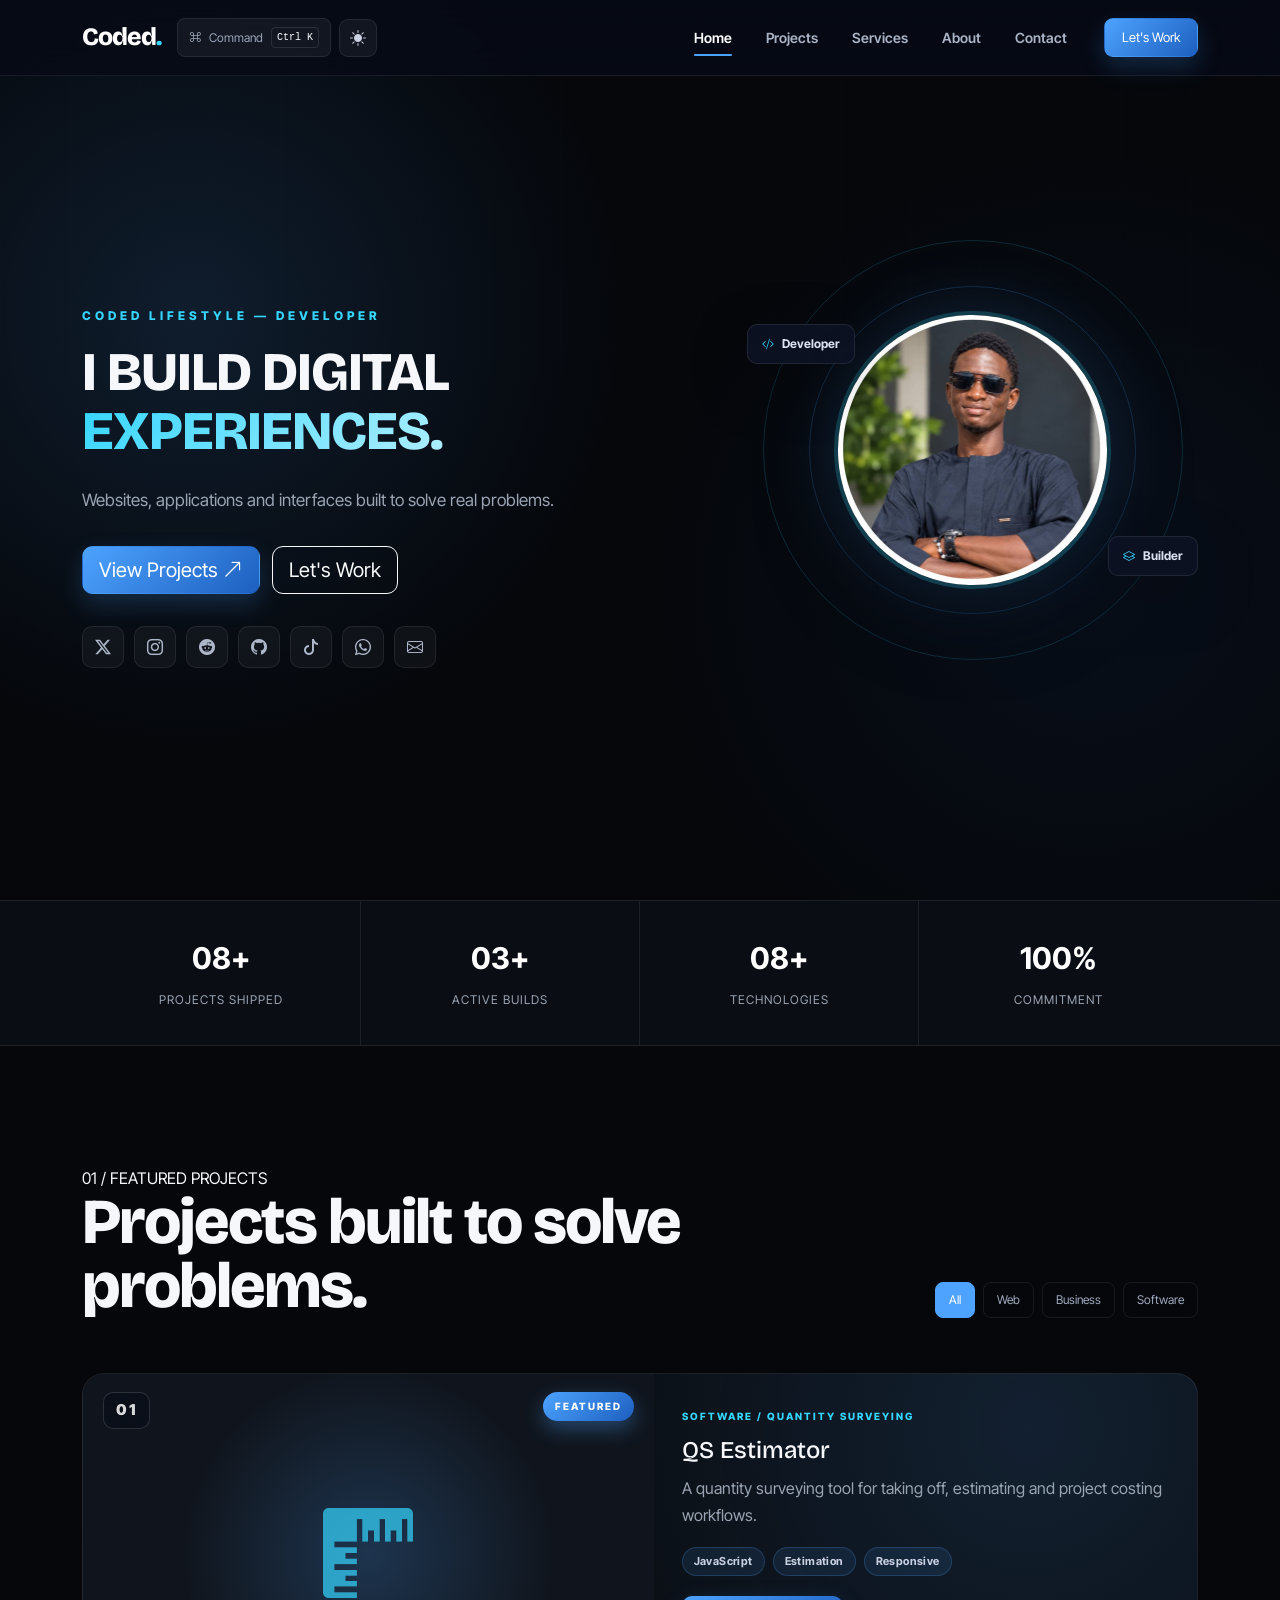
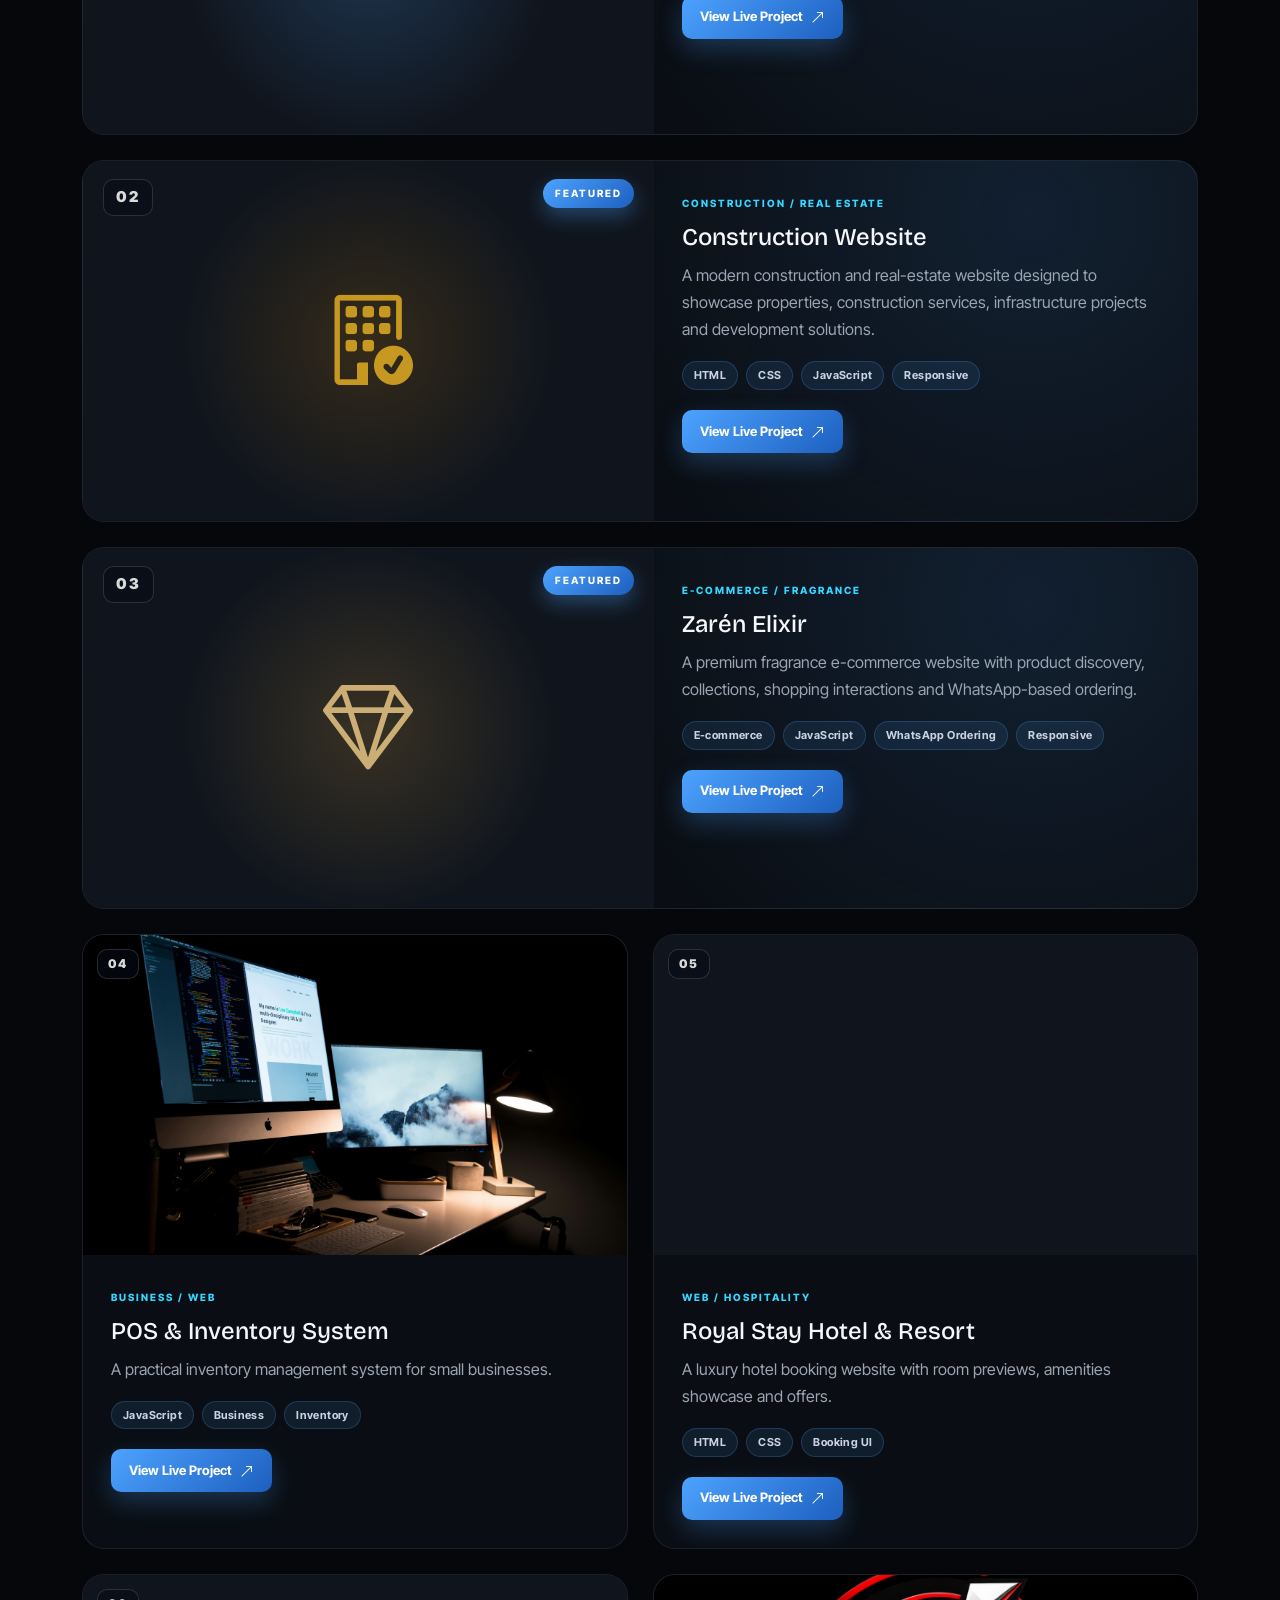
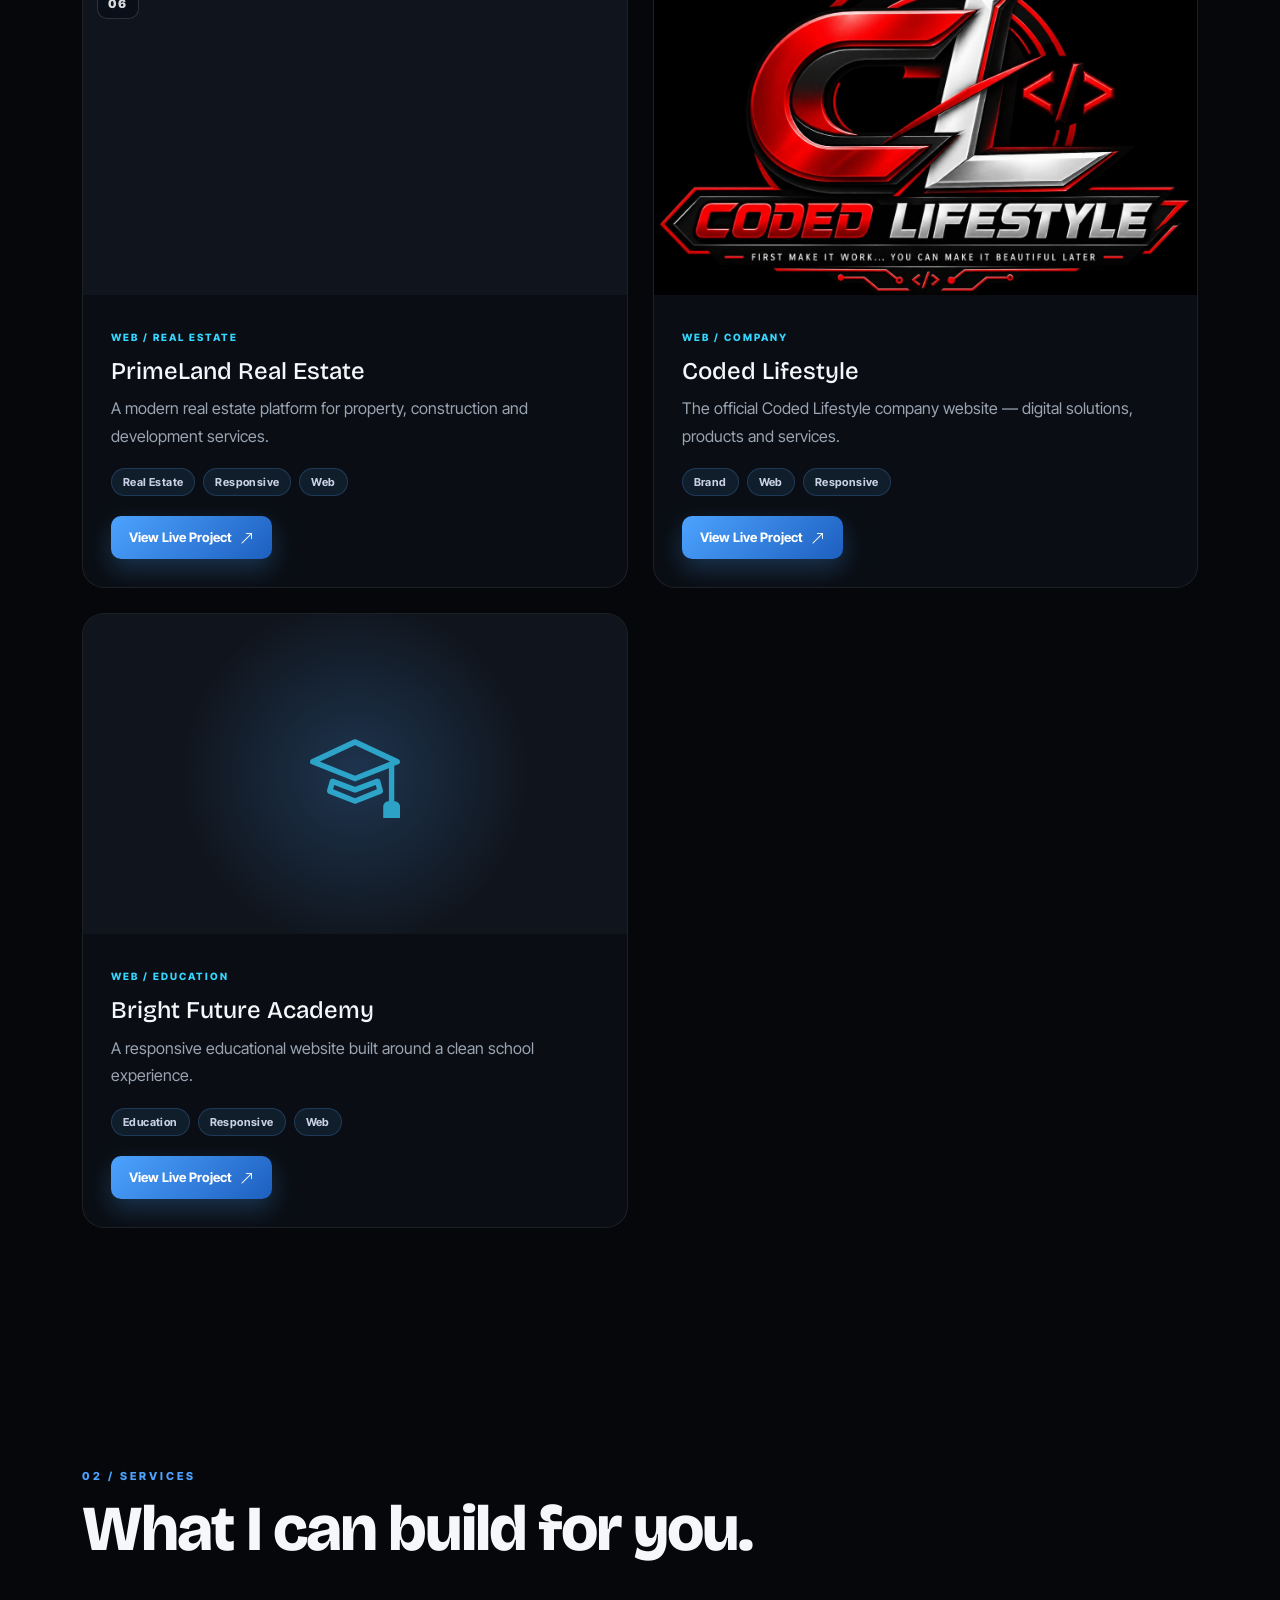
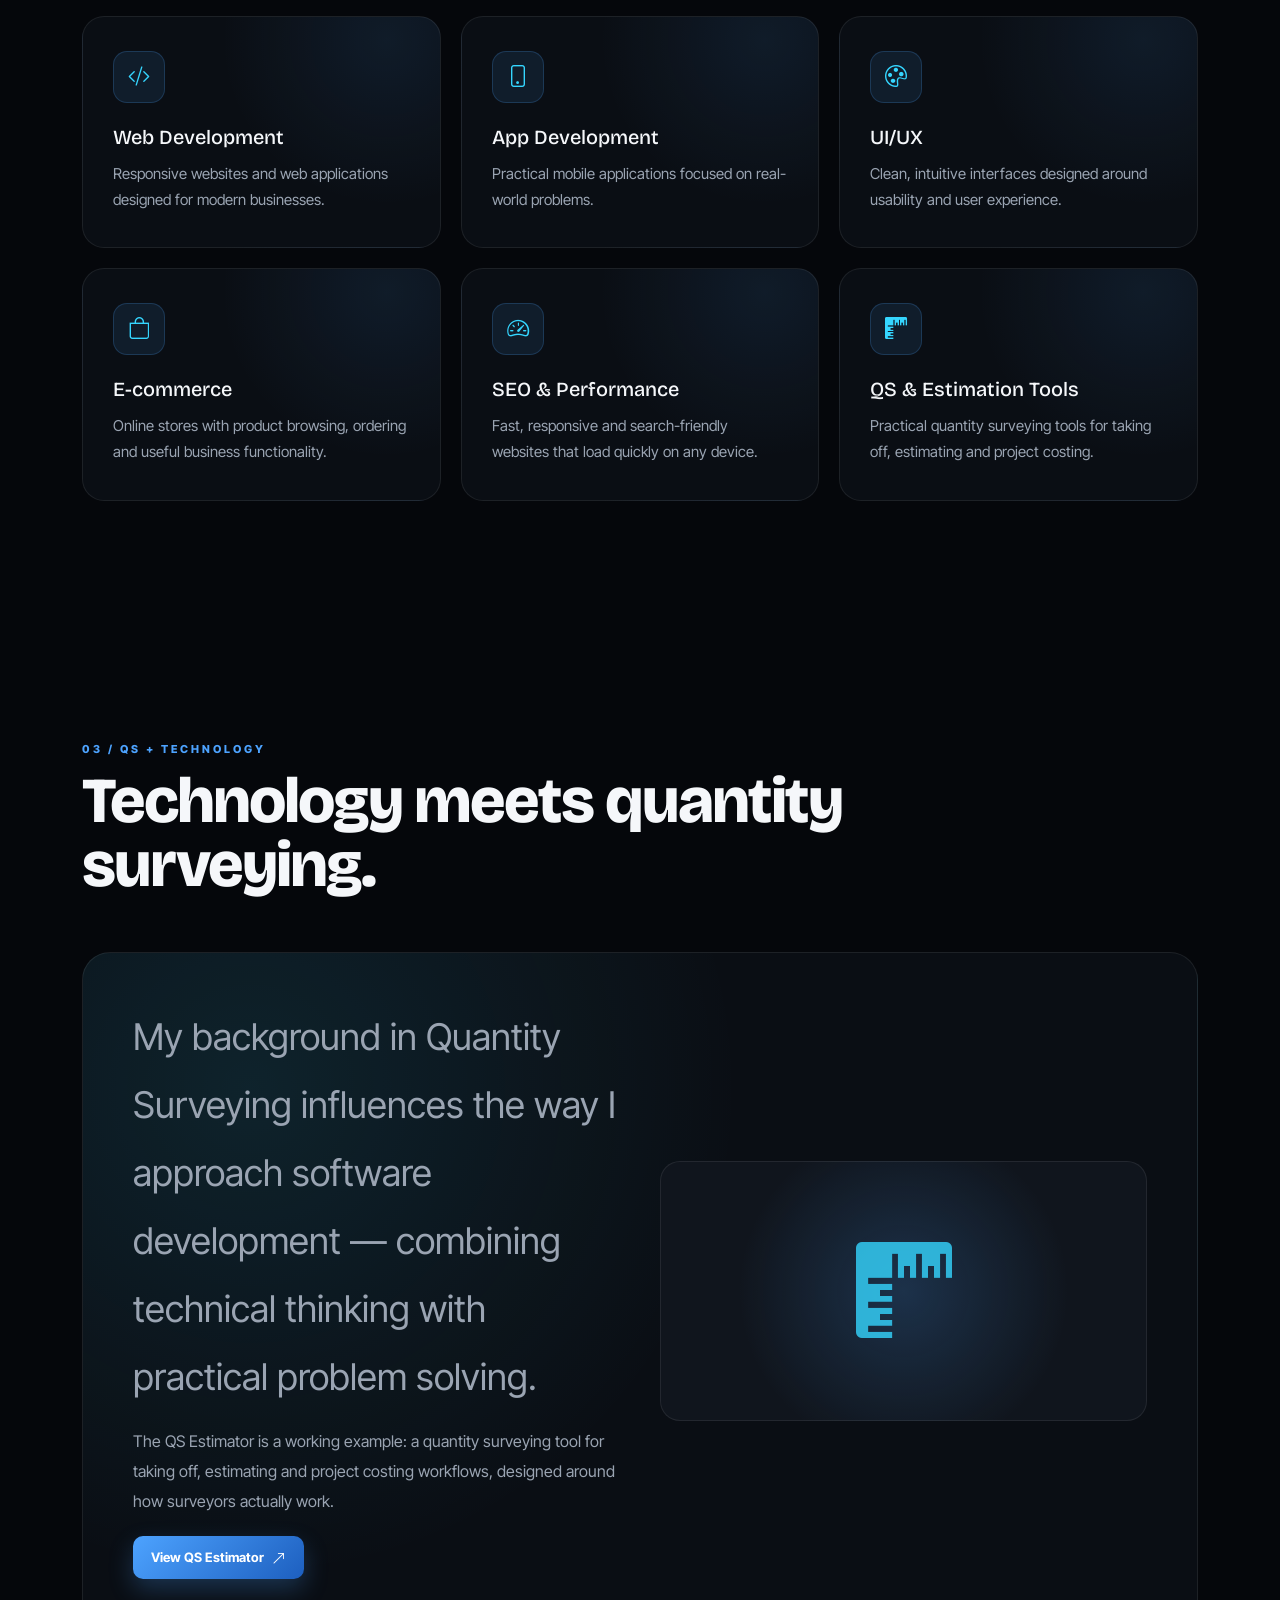
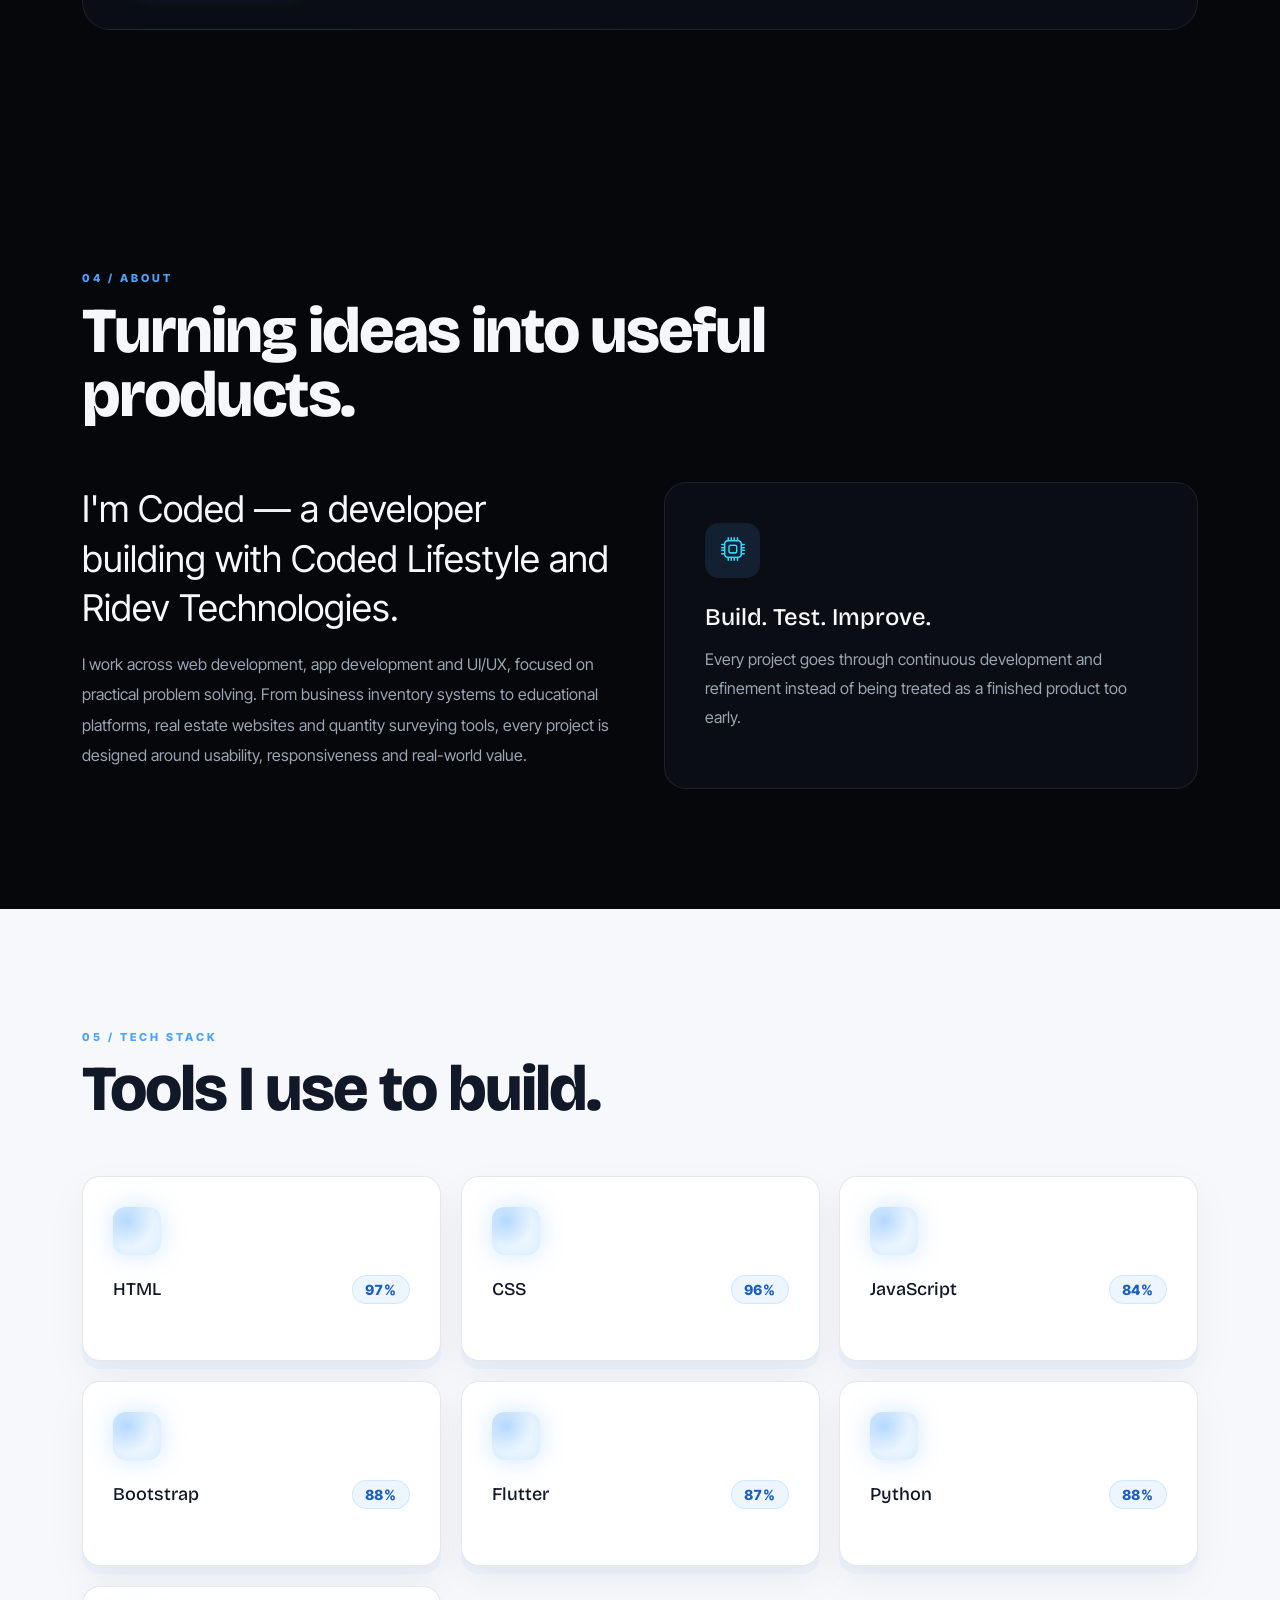
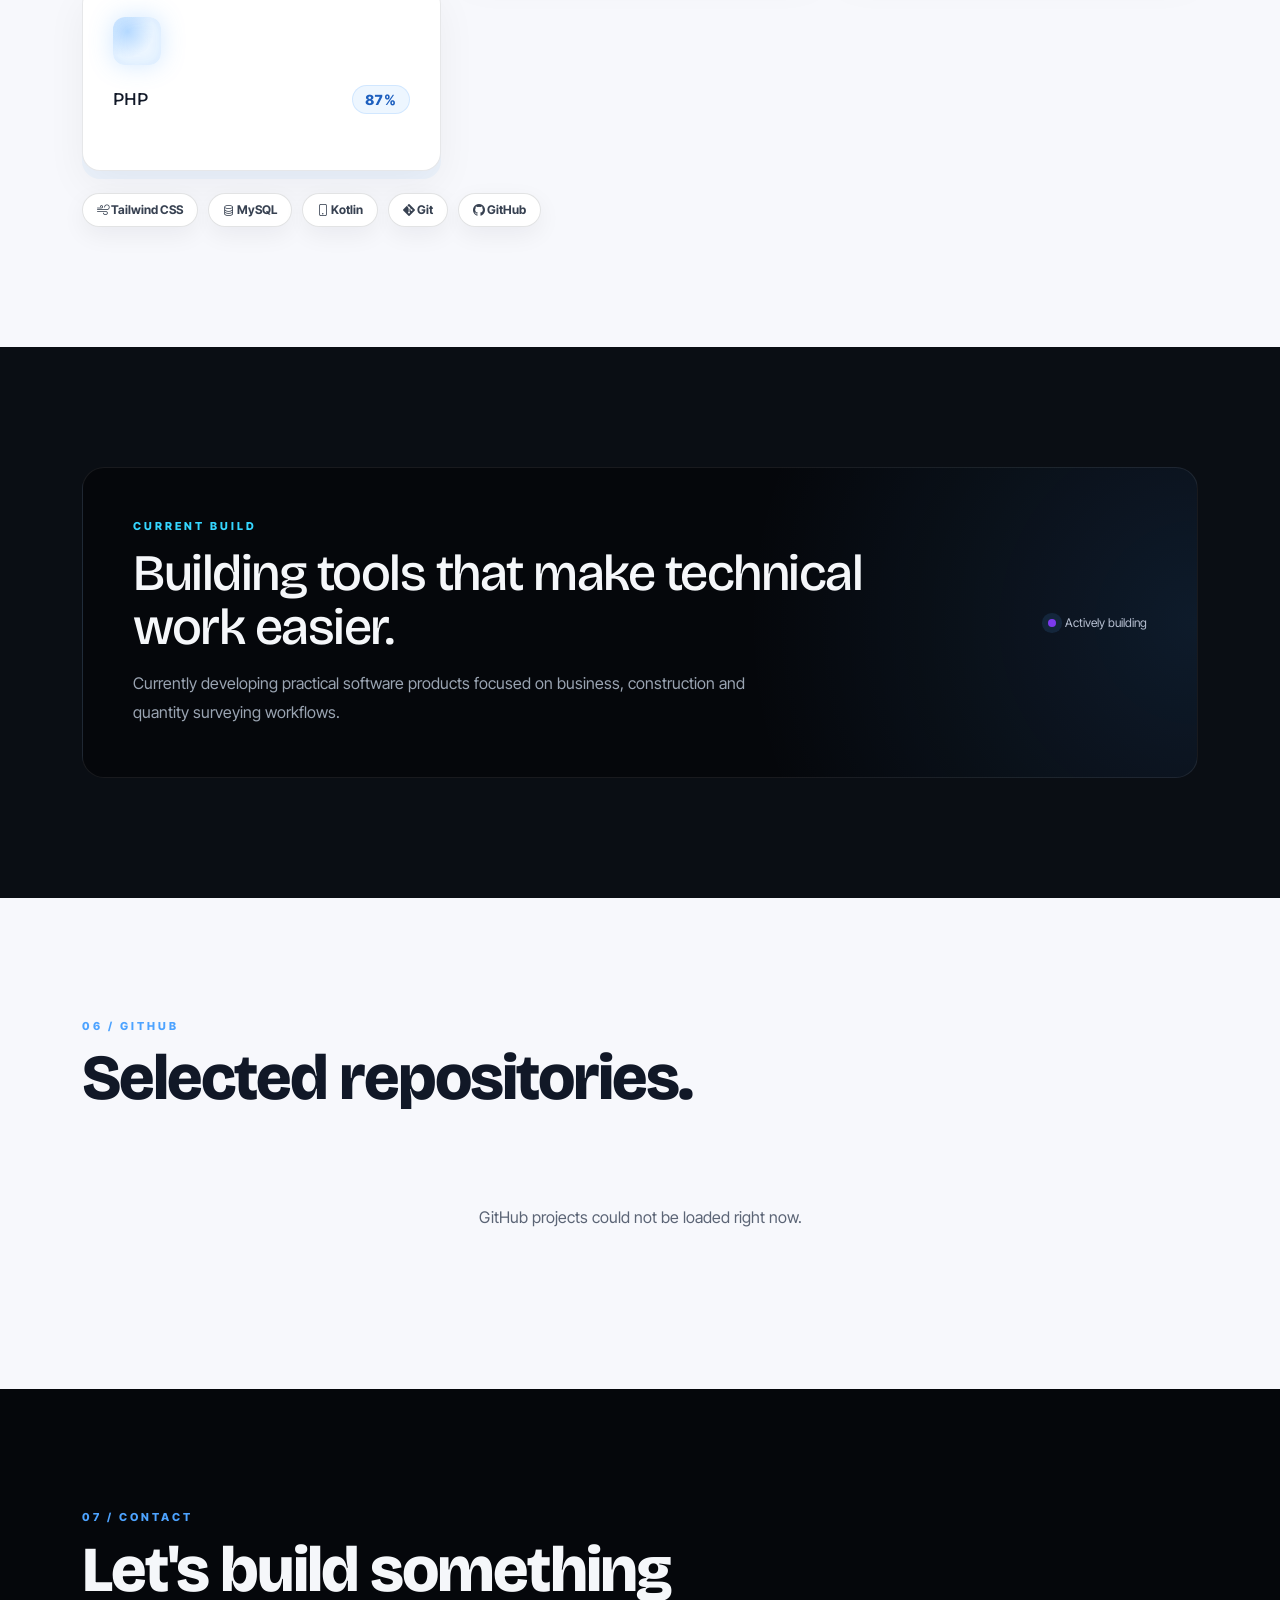
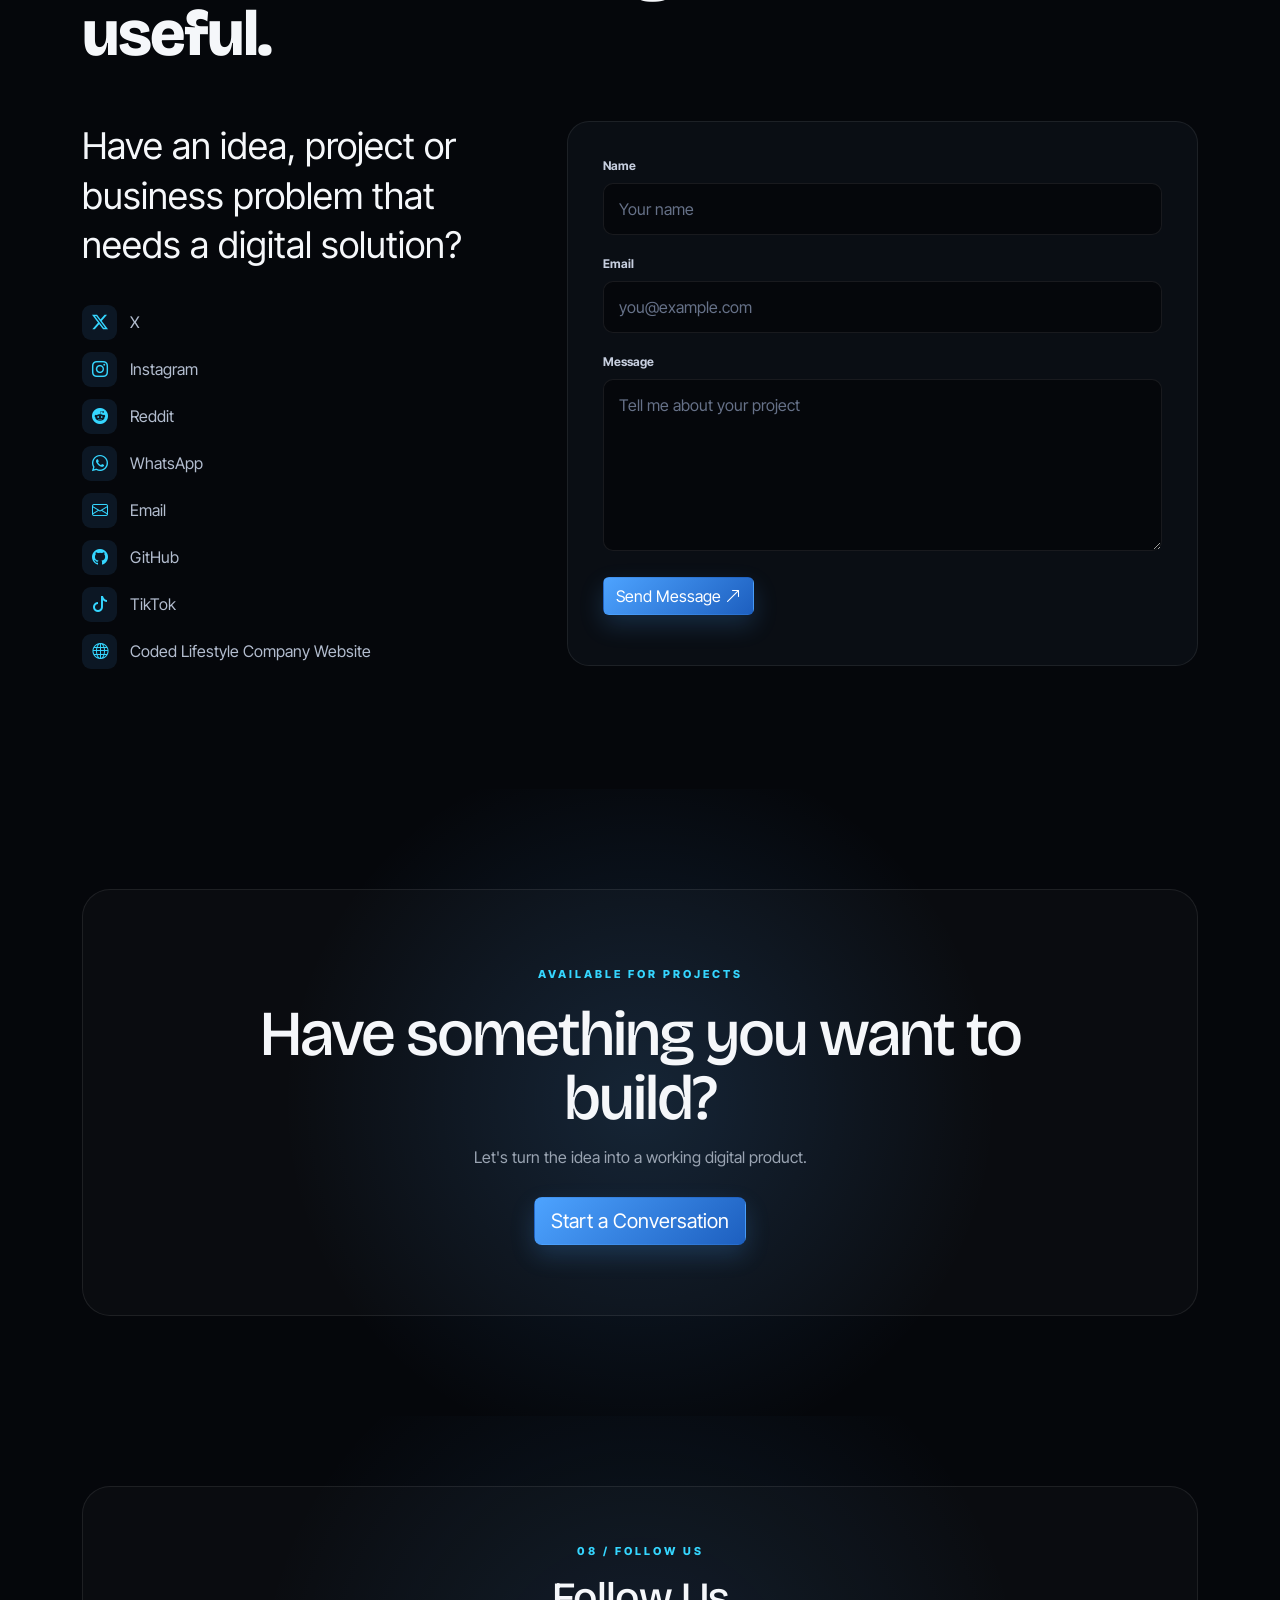
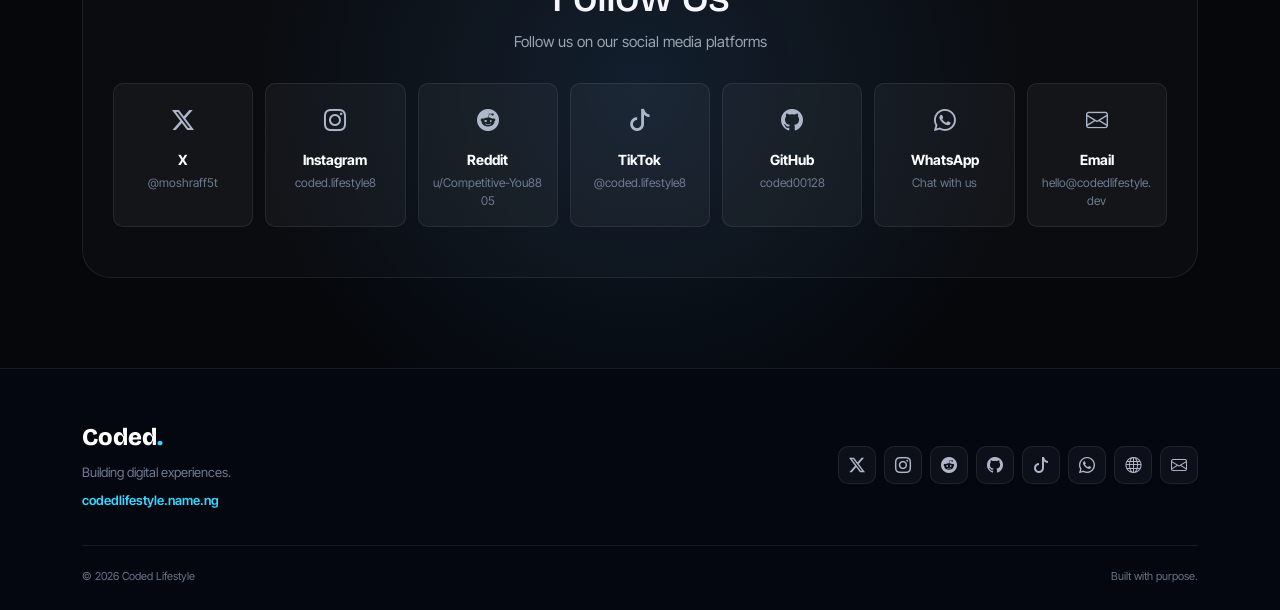
<file: index.html>
<!DOCTYPE html>
<html lang="en">
<head>
    <meta charset="UTF-8">
    <meta name="viewport" content="width=device-width, initial-scale=1.0">

    <meta name="description" content="Coded Lifestyle - Websites, applications and interfaces built to solve real problems.">
    <meta name="theme-color" content="#05070B">

    <title>Coded Lifestyle | I Build Digital Experiences</title>

    <link rel="icon" type="image/jpeg" href="assets/images/coded-lifestyle-bg.jpg">
    <link rel="apple-touch-icon" href="assets/images/coded-lifestyle-bg.jpg">

    <link rel="preconnect" href="https://fonts.googleapis.com">
    <link rel="preconnect" href="https://fonts.gstatic.com" crossorigin>
    <link
        href="https://fonts.googleapis.com/css2?family=Bricolage+Grotesque:opsz,wght@12..96,400..800&family=Inter+Tight:wght@400;500;600;700;800&display=swap"
        rel="stylesheet"
    >

    <link
        href="https://cdn.jsdelivr.net/npm/bootstrap@5.3.3/dist/css/bootstrap.min.css"
        rel="stylesheet"
    >

    <link
        rel="stylesheet"
        href="https://cdn.jsdelivr.net/npm/bootstrap-icons@1.11.3/font/bootstrap-icons.min.css"
    >

   <link rel="stylesheet" href="portfolio.css">

    <noscript>
        <style>
            .portfolio-lock { display: none !important; }
            body.portfolio-locked { overflow: auto; }
            .hero-anim { opacity: 1 !important; }
            .reveal { opacity: 1 !important; transform: none !important; }
        </style>
    </noscript>
</head>

<body class="portfolio-locked">

    <!-- CINEMATIC INTRO -->
    <div id="portfolioLock" class="portfolio-lock cinematic-intro" aria-hidden="false" role="dialog" aria-label="Coded Lifestyle intro">
        <div class="lock-background" aria-hidden="true">
            <span></span>
            <span></span>
            <span></span>
            <span></span>
        </div>

        <div class="lock-panel intro-panel">
            <div class="coded-logo intro-logo">
                <img class="coded-logo-img" src="assets/images/coded-lifestyle-bg.jpg" alt="Coded Lifestyle logo">
            </div>

            <div class="lock-brand intro-brand">CODED LIFESTYLE</div>
            <div class="intro-tagline">DIGITAL EXPERIENCES</div>

            <div class="intro-load-row">
                <div class="intro-progress" role="progressbar" aria-label="Loading portfolio" aria-valuemin="0" aria-valuemax="100" aria-valuenow="0" id="introProgress">
                    <span id="introProgressBar"></span>
                </div>
                <span class="intro-percent" id="introPercent">0%</span>
            </div>

            <button
                id="unlockButton"
                class="intro-skip"
                type="button"
            >
                Tap anywhere to enter
            </button>
        </div>
    </div>


    <!-- NAVBAR -->
    <nav class="navbar navbar-expand-lg fixed-top" id="mainNavbar">
        <div class="container">

            <a class="navbar-brand" href="#home">
                Coded<span>.</span>
            </a>

            <div class="navbar-actions d-flex align-items-center gap-2">

                <button
                    class="command-trigger"
                    id="commandTrigger"
                    type="button"
                    aria-label="Open command palette"
                >
                    <i class="bi bi-command"></i>
                    <span>Command</span>
                    <kbd>Ctrl K</kbd>
                </button>

                <button
                    class="theme-toggle"
                    id="themeToggle"
                    type="button"
                    aria-label="Toggle theme"
                >
                    <i class="bi bi-sun-fill"></i>
                </button>

                <button
                    class="navbar-toggler"
                    id="navToggle"
                    type="button"
                    aria-controls="mainNav"
                    aria-expanded="false"
                    aria-label="Toggle navigation"
                >
                    <span></span>
                    <span></span>
                    <span></span>
                </button>

            </div>

            <div class="collapse navbar-collapse" id="mainNav">

                <div class="mobile-menu-header">
                    <div class="mobile-menu-logo">Coded<span>.</span></div>
                </div>

                <ul class="navbar-nav ms-auto align-items-lg-center">

                    <li class="nav-item">
                        <a class="nav-link active" href="#home">Home</a>
                    </li>

                    <li class="nav-item">
                        <a class="nav-link" href="#work">Projects</a>
                    </li>

                    <li class="nav-item">
                        <a class="nav-link" href="#services">Services</a>
                    </li>

                    <li class="nav-item">
                        <a class="nav-link" href="#about">About</a>
                    </li>

                    <li class="nav-item">
                        <a class="nav-link" href="#contact">Contact</a>
                    </li>

                    <li class="nav-item ms-lg-3">
                        <a class="btn btn-primary nav-hire" href="#hire">
                            Let's Work
                        </a>
                    </li>

                </ul>
            </div>
        </div>
    </nav>


    <main>

        <!-- HERO -->
        <section class="hero-section" id="home">
            <div class="hero-grid"></div>

            <div class="container position-relative">
                <div class="row align-items-center min-vh-100">

                    <div class="col-lg-7">

                        <div class="hero-content">
                            <span class="hero-eyebrow hero-anim">
                                CODED LIFESTYLE — DEVELOPER
                            </span>

                            <h1 class="hero-anim hero-anim-1">
                                I BUILD DIGITAL
                                <span>EXPERIENCES.</span>
                            </h1>

                            <p class="hero-anim hero-anim-2">
                                Websites, applications and interfaces built
                                to solve real problems.
                            </p>

                            <div class="hero-buttons hero-anim hero-anim-3">

                                <a href="#work" class="btn btn-primary btn-lg">
                                    View Projects
                                    <i class="bi bi-arrow-up-right"></i>
                                </a>

                                <a
                                    href="#contact"
                                    class="btn btn-outline-light btn-lg"
                                >
                                    Let's Work
                                </a>

                            </div>

                            <div class="hero-socials hero-anim hero-anim-5">

                                <a
                                    href="https://x.com/moshraff5t"
                                    target="_blank"
                                    rel="noopener noreferrer"
                                    aria-label="X"
                                >
                                    <i class="bi bi-twitter-x"></i>
                                </a>

                                <a
                                    href="https://www.instagram.com/coded.lifestyle8"
                                    target="_blank"
                                    rel="noopener noreferrer"
                                    aria-label="Instagram"
                                >
                                    <i class="bi bi-instagram"></i>
                                </a>

                                <a
                                    href="https://www.reddit.com/u/Competitive-You8805/s/dPyUSoMoyh"
                                    target="_blank"
                                    rel="noopener noreferrer"
                                    aria-label="Reddit"
                                >
                                    <i class="bi bi-reddit"></i>
                                </a>

                                <a
                                    href="https://github.com/coded00128"
                                    target="_blank"
                                    rel="noopener noreferrer"
                                    aria-label="GitHub"
                                >
                                    <i class="bi bi-github"></i>
                                </a>

                                <a
                                    href="https://www.tiktok.com/@coded.lifestyle8"
                                    target="_blank"
                                    rel="noopener noreferrer"
                                    aria-label="TikTok"
                                >
                                    <i class="bi bi-tiktok"></i>
                                </a>

                                <a
                                    href="https://wa.me/2349161330967"
                                    target="_blank"
                                    rel="noopener noreferrer"
                                    aria-label="WhatsApp"
                                >
                                    <i class="bi bi-whatsapp"></i>
                                </a>

                                <a
                                    href="mailto:hello@codedlifestyle.dev"
                                    aria-label="Email"
                                >
                                    <i class="bi bi-envelope"></i>
                                </a>

                            </div>
                        </div>

                    </div>


                    <div class="col-lg-5">

                        <div class="hero-visual hero-anim hero-anim-4">

                            <div class="profile-orbit">
                                <div class="orbit orbit-one"></div>
                                <div class="orbit orbit-two"></div>

                                <div class="profile-image">
                                    <img
                                        src="assets/images/profile.jpeg"
                                        alt="Coded Lifestyle"
                                    >
                                </div>
                            </div>

                            <div class="floating-badge badge-one">
                                <i class="bi bi-code-slash"></i>
                                <span>Developer</span>
                            </div>

                            <div class="floating-badge badge-two">
                                <i class="bi bi-layers"></i>
                                <span>Builder</span>
                            </div>

                        </div>

                    </div>

                </div>
            </div>
        </section>


        <!-- STATS -->
        <section class="stats-section">
            <div class="container">

                <div class="stats-grid">

                    <div class="stat-item">
                        <strong>08+</strong>
                        <span>Projects Shipped</span>
                    </div>

                    <div class="stat-item">
                        <strong>03+</strong>
                        <span>Active Builds</span>
                    </div>

                    <div class="stat-item">
                        <strong>08+</strong>
                        <span>Technologies</span>
                    </div>

                    <div class="stat-item">
                        <strong>100%</strong>
                        <span>Commitment</span>
                    </div>

                </div>

            </div>
        </section>


        <!-- PROJECTS -->
        <section class="section section-dark" id="work">

            <div class="container">

                <div class="section-heading d-flex justify-content-between align-items-end flex-wrap gap-4 reveal">

                    <div>
                        <span>01 / FEATURED PROJECTS</span>
                        <h2>Projects built to solve problems.</h2>
                    </div>

                    <div class="project-filters">
                        <button class="filter-btn active" data-filter="all">
                            All
                        </button>

                        <button class="filter-btn" data-filter="web">
                            Web
                        </button>

                        <button class="filter-btn" data-filter="business">
                            Business
                        </button>

                        <button class="filter-btn" data-filter="software">
                            Software
                        </button>
                    </div>

                </div>


                <div class="projects-grid featured-grid">

                    <!-- 01 / LARGE FEATURED -->
                    <article
                        class="project-card project-featured reveal"
                        data-category="software business"
                    >
                        <div class="project-media project-icon-media project-featured-media">
                            <i class="bi bi-rulers"></i>
                            <span class="project-number">01</span>
                            <span class="project-featured-badge">Featured</span>

                            <div class="project-overlay">
                                <a
                                    href="https://qs-estimator-web.vercel.app"
                                    target="_blank"
                                    rel="noopener noreferrer"
                                    aria-label="Open QS Estimator"
                                >
                                    <i class="bi bi-arrow-up-right"></i>
                                </a>
                            </div>
                        </div>

                        <div class="project-info">
                            <span>Software / Quantity Surveying</span>
                            <h3>QS Estimator</h3>
                            <p>
                                A quantity surveying tool for taking off,
                                estimating and project costing workflows.
                            </p>
                            <div class="project-tags">
                                <span>JavaScript</span>
                                <span>Estimation</span>
                                <span>Responsive</span>
                            </div>
                            <div class="project-actions">
                                <a
                                    href="https://qs-estimator-web.vercel.app"
                                    target="_blank"
                                    rel="noopener noreferrer"
                                    class="project-live-btn"
                                >
                                    View Live Project
                                    <i class="bi bi-arrow-up-right"></i>
                                </a>
                            </div>
                        </div>
                    </article>


                    <!-- 02 / LARGE FEATURED -->
                    <article
                        class="project-card project-featured reveal"
                        data-category="web business"
                    >
                        <div class="project-media project-icon-media project-featured-media project-construction-media">
                            <i class="bi bi-building-check"></i>
                            <span class="project-number">02</span>
                            <span class="project-featured-badge">Featured</span>

                            <div class="project-overlay">
                                <a
                                    href="https://construction-project-web.vercel.app"
                                    target="_blank"
                                    rel="noopener noreferrer"
                                    aria-label="Open Construction Website"
                                >
                                    <i class="bi bi-arrow-up-right"></i>
                                </a>
                            </div>
                        </div>

                        <div class="project-info">
                            <span>Construction / Real Estate</span>
                            <h3>Construction Website</h3>
                            <p>
                                A modern construction and real-estate website designed
                                to showcase properties, construction services,
                                infrastructure projects and development solutions.
                            </p>
                            <div class="project-tags">
                                <span>HTML</span>
                                <span>CSS</span>
                                <span>JavaScript</span>
                                <span>Responsive</span>
                            </div>
                            <div class="project-actions">
                                <a
                                    href="https://construction-project-web.vercel.app"
                                    target="_blank"
                                    rel="noopener noreferrer"
                                    class="project-live-btn"
                                >
                                    View Live Project
                                    <i class="bi bi-arrow-up-right"></i>
                                </a>
                            </div>
                        </div>
                    </article>


                    <!-- 03 / LARGE FEATURED -->
                    <article
                        class="project-card project-featured reveal"
                        data-category="web business"
                    >
                        <div class="project-media project-icon-media project-featured-media project-zaren-media">
                            <i class="bi bi-gem"></i>
                            <span class="project-number">03</span>
                            <span class="project-featured-badge">Featured</span>

                            <div class="project-overlay">
                                <a
                                    href="https://zarene-8px1.vercel.app"
                                    target="_blank"
                                    rel="noopener noreferrer"
                                    aria-label="Open Zarén Elixir"
                                >
                                    <i class="bi bi-arrow-up-right"></i>
                                </a>
                            </div>
                        </div>

                        <div class="project-info">
                            <span>E-commerce / Fragrance</span>
                            <h3>Zarén Elixir</h3>
                            <p>
                                A premium fragrance e-commerce website with product
                                discovery, collections, shopping interactions and
                                WhatsApp-based ordering.
                            </p>
                            <div class="project-tags">
                                <span>E-commerce</span>
                                <span>JavaScript</span>
                                <span>WhatsApp Ordering</span>
                                <span>Responsive</span>
                            </div>
                            <div class="project-actions">
                                <a
                                    href="https://zarene-8px1.vercel.app"
                                    target="_blank"
                                    rel="noopener noreferrer"
                                    class="project-live-btn"
                                >
                                    View Live Project
                                    <i class="bi bi-arrow-up-right"></i>
                                </a>
                            </div>
                        </div>
                    </article>


                    <!-- 04 / SECONDARY -->
                    <article
                        class="project-card reveal"
                        data-category="business web"
                    >
                        <div class="project-media">
                            <span class="project-number project-number-small">04</span>

                            <img
                                src="assets/images/webdesign.jpg"
                                alt="POS and Inventory System dashboard preview"
                                loading="lazy"
                                decoding="async"
                            >

                            <div class="project-overlay">
                                <a
                                    href="https://business-inventory-pddo.vercel.app/"
                                    target="_blank"
                                    rel="noopener noreferrer"
                                    aria-label="Open POS and Inventory System"
                                >
                                    <i class="bi bi-arrow-up-right"></i>
                                </a>
                            </div>

                        </div>

                        <div class="project-info">
                            <span>Business / Web</span>
                            <h3>POS & Inventory System</h3>
                            <p>
                                A practical inventory management system for
                                small businesses.
                            </p>
                            <div class="project-tags">
                                <span>JavaScript</span>
                                <span>Business</span>
                                <span>Inventory</span>
                            </div>
                            <div class="project-actions">
                                <a
                                    href="https://business-inventory-pddo.vercel.app/"
                                    target="_blank"
                                    rel="noopener noreferrer"
                                    class="project-live-btn"
                                >
                                    View Live Project
                                    <i class="bi bi-arrow-up-right"></i>
                                </a>
                            </div>
                        </div>
                    </article>


                    <!-- 05 / SECONDARY -->
                    <article
                        class="project-card reveal"
                        data-category="web business"
                    >
                        <div class="project-media">
                            <span class="project-number project-number-small">05</span>

                            <img
                                src="assets/images/royal-stay.jpg"
                                alt="Royal Stay Hotel and Resort website preview"
                                loading="lazy"
                                decoding="async"
                            >

                            <div class="project-overlay">
                                <a
                                    href="https://royal-stay-guest-hotel-and-resorts.vercel.app/"
                                    target="_blank"
                                    rel="noopener noreferrer"
                                    aria-label="Open Royal Stay Hotel and Resort"
                                >
                                    <i class="bi bi-arrow-up-right"></i>
                                </a>
                            </div>

                        </div>

                        <div class="project-info">
                            <span>Web / Hospitality</span>
                            <h3>Royal Stay Hotel & Resort</h3>
                            <p>
                                A luxury hotel booking website with room
                                previews, amenities showcase and offers.
                            </p>
                            <div class="project-tags">
                                <span>HTML</span>
                                <span>CSS</span>
                                <span>Booking UI</span>
                            </div>
                            <div class="project-actions">
                                <a
                                    href="https://royal-stay-guest-hotel-and-resorts.vercel.app/"
                                    target="_blank"
                                    rel="noopener noreferrer"
                                    class="project-live-btn"
                                >
                                    View Live Project
                                    <i class="bi bi-arrow-up-right"></i>
                                </a>
                            </div>
                        </div>
                    </article>


                    <!-- 06 / SECONDARY -->
                    <article
                        class="project-card reveal"
                        data-category="web"
                    >
                        <div class="project-media">
                            <span class="project-number project-number-small">06</span>

                            <img
                                src="assets/images/primeland.jpeg"
                                alt="PrimeLand Real Estate website preview"
                                loading="lazy"
                                decoding="async"
                            >

                            <div class="project-overlay">
                                <a
                                    href="https://prime-land-bnev.vercel.app"
                                    target="_blank"
                                    rel="noopener noreferrer"
                                    aria-label="Open PrimeLand Real Estate"
                                >
                                    <i class="bi bi-arrow-up-right"></i>
                                </a>
                            </div>

                        </div>

                        <div class="project-info">
                            <span>Web / Real Estate</span>
                            <h3>PrimeLand Real Estate</h3>
                            <p>
                                A modern real estate platform for property,
                                construction and development services.
                            </p>
                            <div class="project-tags">
                                <span>Real Estate</span>
                                <span>Responsive</span>
                                <span>Web</span>
                            </div>
                            <div class="project-actions">
                                <a
                                    href="https://prime-land-bnev.vercel.app"
                                    target="_blank"
                                    rel="noopener noreferrer"
                                    class="project-live-btn"
                                >
                                    View Live Project
                                    <i class="bi bi-arrow-up-right"></i>
                                </a>
                            </div>
                        </div>
                    </article>


                    <article
                        class="project-card reveal"
                        data-category="web"
                    >
                        <div class="project-media">

                            <img
                                src="assets/images/coded-lifestyle-bg.jpg"
                                alt="Coded Lifestyle company website preview"
                                loading="lazy"
                                decoding="async"
                            >

                            <div class="project-overlay">
                                <a
                                    href="https://codedlifestyle.name.ng"
                                    target="_blank"
                                    rel="noopener noreferrer"
                                    aria-label="Open Coded Lifestyle"
                                >
                                    <i class="bi bi-arrow-up-right"></i>
                                </a>
                            </div>

                        </div>

                        <div class="project-info">
                            <span>Web / Company</span>
                            <h3>Coded Lifestyle</h3>
                            <p>
                                The official Coded Lifestyle company website —
                                digital solutions, products and services.
                            </p>
                            <div class="project-tags">
                                <span>Brand</span>
                                <span>Web</span>
                                <span>Responsive</span>
                            </div>
                            <div class="project-actions">
                                <a
                                    href="https://codedlifestyle.name.ng"
                                    target="_blank"
                                    rel="noopener noreferrer"
                                    class="project-live-btn"
                                >
                                    View Live Project
                                    <i class="bi bi-arrow-up-right"></i>
                                </a>
                            </div>
                        </div>
                    </article>


                    <article
                        class="project-card reveal"
                        data-category="web"
                    >
                        <div class="project-media project-icon-media">
                            <i class="bi bi-mortarboard"></i>

                            <div class="project-overlay">
                                <a
                                    href="https://bright-future-academy-rust.vercel.app"
                                    target="_blank"
                                    rel="noopener noreferrer"
                                    aria-label="Open Bright Future Academy"
                                >
                                    <i class="bi bi-arrow-up-right"></i>
                                </a>
                            </div>
                        </div>

                        <div class="project-info">
                            <span>Web / Education</span>
                            <h3>Bright Future Academy</h3>
                            <p>
                                A responsive educational website built around
                                a clean school experience.
                            </p>
                            <div class="project-tags">
                                <span>Education</span>
                                <span>Responsive</span>
                                <span>Web</span>
                            </div>
                            <div class="project-actions">
                                <a
                                    href="https://bright-future-academy-rust.vercel.app"
                                    target="_blank"
                                    rel="noopener noreferrer"
                                    class="project-live-btn"
                                >
                                    View Live Project
                                    <i class="bi bi-arrow-up-right"></i>
                                </a>
                            </div>
                        </div>
                    </article>

                 </div>

            </div>

        </section>


        <!-- SERVICES -->
        <section class="section section-dark" id="services">

            <div class="container">

                <div class="section-heading reveal">
                    <span>02 / SERVICES</span>
                    <h2>What I can build for you.</h2>
                </div>

                <div class="services-grid">

                    <div class="service-card reveal">
                        <div class="service-icon">
                            <i class="bi bi-code-slash"></i>
                        </div>
                        <h3>Web Development</h3>
                        <p>
                            Responsive websites and web applications
                            designed for modern businesses.
                        </p>
                    </div>

                    <div class="service-card reveal">
                        <div class="service-icon">
                            <i class="bi bi-phone"></i>
                        </div>
                        <h3>App Development</h3>
                        <p>
                            Practical mobile applications focused on
                            real-world problems.
                        </p>
                    </div>

                    <div class="service-card reveal">
                        <div class="service-icon">
                            <i class="bi bi-palette"></i>
                        </div>
                        <h3>UI/UX</h3>
                        <p>
                            Clean, intuitive interfaces designed around
                            usability and user experience.
                        </p>
                    </div>

                    <div class="service-card reveal">
                        <div class="service-icon">
                            <i class="bi bi-bag"></i>
                        </div>
                        <h3>E-commerce</h3>
                        <p>
                            Online stores with product browsing, ordering
                            and useful business functionality.
                        </p>
                    </div>

                    <div class="service-card reveal">
                        <div class="service-icon">
                            <i class="bi bi-speedometer2"></i>
                        </div>
                        <h3>SEO &amp; Performance</h3>
                        <p>
                            Fast, responsive and search-friendly websites
                            that load quickly on any device.
                        </p>
                    </div>

                    <div class="service-card reveal">
                        <div class="service-icon">
                            <i class="bi bi-rulers"></i>
                        </div>
                        <h3>QS &amp; Estimation Tools</h3>
                        <p>
                            Practical quantity surveying tools for taking
                            off, estimating and project costing.
                        </p>
                    </div>

                </div>

            </div>

        </section>


        <!-- QUANTITY SURVEYING + TECHNOLOGY -->
        <section class="section section-dark" id="qs-tech">

            <div class="container">

                <div class="section-heading reveal">
                    <span>03 / QS + TECHNOLOGY</span>
                    <h2>Technology meets quantity surveying.</h2>
                </div>

                <div class="qs-card reveal">

                    <div>
                        <p class="large-copy">
                            My background in Quantity Surveying influences
                            the way I approach software development —
                            combining technical thinking with practical
                            problem solving.
                        </p>

                        <p>
                            The QS Estimator is a working example: a
                            quantity surveying tool for taking off,
                            estimating and project costing workflows,
                            designed around how surveyors actually work.
                        </p>

                        <div class="project-actions">
                            <a
                                href="https://qs-estimator-web.vercel.app"
                                target="_blank"
                                rel="noopener noreferrer"
                                class="project-live-btn"
                            >
                                View QS Estimator
                                <i class="bi bi-arrow-up-right"></i>
                            </a>
                        </div>
                    </div>

                    <div class="qs-visual" aria-hidden="true">
                        <i class="bi bi-rulers"></i>
                    </div>

                </div>

            </div>

        </section>


        <!-- ABOUT -->
        <section class="section section-dark" id="about">

            <div class="container">

                <div class="section-heading reveal">
                    <span>04 / ABOUT</span>
                    <h2>Turning ideas into useful products.</h2>
                </div>

                <div class="row g-5 align-items-center">

                    <div class="col-lg-6 reveal">
                        <p class="large-copy">
                            I'm Coded — a developer building with
                            Coded Lifestyle and Ridev Technologies.
                        </p>

                        <p>
                            I work across web development, app development
                            and UI/UX, focused on practical problem solving.
                            From business inventory systems to educational
                            platforms, real estate websites and quantity
                            surveying tools, every project is designed around
                            usability, responsiveness and real-world value.
                        </p>
                    </div>

                    <div class="col-lg-6 reveal">

                        <div class="about-card">
                            <div class="about-card-icon">
                                <i class="bi bi-cpu"></i>
                            </div>

                            <h3>Build. Test. Improve.</h3>

                            <p>
                                Every project goes through continuous
                                development and refinement instead of being
                                treated as a finished product too early.
                            </p>
                        </div>

                    </div>

                </div>

            </div>

        </section>


        <!-- TECH STACK -->
        <section class="section section-light" id="skills">

            <div class="container">

                <div class="section-heading reveal">
                    <span>05 / TECH STACK</span>
                    <h2>Tools I use to build.</h2>
                </div>

                  <div class="skills-grid">

                      <div class="skill-card reveal">
                          <div class="skill-icon">
                              <i class="bi bi-filetype-html"></i>
                          </div>
                          <div class="skill-header">
                              <h3>HTML</h3>
                              <span class="skill-percent" data-target="99">0%</span>
                          </div>
                          <div class="skill-progress">
                              <span data-width="99%"></span>
                          </div>
                      </div>

                      <div class="skill-card reveal">
                          <div class="skill-icon">
                              <i class="bi bi-filetype-css"></i>
                          </div>
                          <div class="skill-header">
                              <h3>CSS</h3>
                              <span class="skill-percent" data-target="98">0%</span>
                          </div>
                          <div class="skill-progress">
                              <span data-width="98%"></span>
                          </div>
                      </div>

                      <div class="skill-card reveal">
                          <div class="skill-icon">
                              <i class="bi bi-filetype-js"></i>
                          </div>
                          <div class="skill-header">
                              <h3>JavaScript</h3>
                              <span class="skill-percent" data-target="85">0%</span>
                          </div>
                          <div class="skill-progress">
                              <span data-width="85%"></span>
                          </div>
                      </div>

                      <div class="skill-card reveal">
                          <div class="skill-icon">
                              <i class="bi bi-bootstrap"></i>
                          </div>
                          <div class="skill-header">
                              <h3>Bootstrap</h3>
                              <span class="skill-percent" data-target="90">0%</span>
                          </div>
                          <div class="skill-progress">
                              <span data-width="90%"></span>
                          </div>
                      </div>

                      <div class="skill-card reveal">
                          <div class="skill-icon">
                              <i class="bi bi-phone"></i>
                          </div>
                          <div class="skill-header">
                              <h3>Flutter</h3>
                              <span class="skill-percent" data-target="89">0%</span>
                          </div>
                          <div class="skill-progress">
                              <span data-width="89%"></span>
                          </div>
                      </div>

                      <div class="skill-card reveal">
                          <div class="skill-icon">
                              <i class="bi bi-terminal"></i>
                          </div>
                          <div class="skill-header">
                              <h3>Python</h3>
                              <span class="skill-percent" data-target="90">0%</span>
                          </div>
                          <div class="skill-progress">
                              <span data-width="90%"></span>
                          </div>
                      </div>

                      <div class="skill-card reveal">
                          <div class="skill-icon">
                              <i class="bi bi-filetype-php"></i>
                          </div>
                          <div class="skill-header">
                              <h3>PHP</h3>
                              <span class="skill-percent" data-target="89">0%</span>
                          </div>
                          <div class="skill-progress">
                              <span data-width="89%"></span>
                          </div>
                      </div>

                  </div>

                  <div class="stack-row reveal" aria-label="Other familiar tools">
                      <span><i class="bi bi-wind"></i> Tailwind CSS</span>
                      <span><i class="bi bi-database"></i> MySQL</span>
                      <span><i class="bi bi-phone"></i> Kotlin</span>
                      <span><i class="bi bi-git"></i> Git</span>
                      <span><i class="bi bi-github"></i> GitHub</span>
                  </div>

            </div>

        </section>


        <!-- CURRENT BUILD -->
        <section class="section current-build-section">

            <div class="container">

                <div class="build-card reveal">

                    <div>
                        <span class="build-label">CURRENT BUILD</span>

                        <h2>
                            Building tools that make technical work easier.
                        </h2>

                        <p>
                            Currently developing practical software products
                            focused on business, construction and quantity
                            surveying workflows.
                        </p>
                    </div>

                    <div class="build-status">
                        <span class="status-dot"></span>
                        <span>Actively building</span>
                    </div>

                </div>

            </div>

        </section>


        <!-- GITHUB -->
        <section class="section section-light" id="github">

            <div class="container">

                <div class="section-heading reveal">
                    <span>06 / GITHUB</span>
                    <h2>Selected repositories.</h2>
                </div>

                <div id="githubProjects" class="github-grid">
                    <div class="github-loading">
                        Loading selected projects...
                    </div>
                </div>

            </div>

        </section>


        <!-- CONTACT -->
        <section class="section section-dark" id="contact">

            <div class="container">

                <div class="section-heading reveal">
                    <span>07 / CONTACT</span>
                    <h2>Let's build something useful.</h2>
                </div>

                <div class="row g-5">

                    <div class="col-lg-5 reveal">

                        <p class="large-copy">
                            Have an idea, project or business problem that needs
                            a digital solution?
                        </p>

                        <div class="contact-links">

                            <a
                                href="https://x.com/moshraff5t"
                                target="_blank"
                                rel="noopener noreferrer"
                            >
                                <i class="bi bi-twitter-x"></i>
                                <span>X</span>
                            </a>

                            <a
                                href="https://www.instagram.com/coded.lifestyle8"
                                target="_blank"
                                rel="noopener noreferrer"
                            >
                                <i class="bi bi-instagram"></i>
                                <span>Instagram</span>
                            </a>

                            <a
                                href="https://www.reddit.com/u/Competitive-You8805/s/dPyUSoMoyh"
                                target="_blank"
                                rel="noopener noreferrer"
                            >
                                <i class="bi bi-reddit"></i>
                                <span>Reddit</span>
                            </a>

                            <a
                                href="https://wa.me/2349161330967"
                                target="_blank"
                                rel="noopener noreferrer"
                            >
                                <i class="bi bi-whatsapp"></i>
                                <span>WhatsApp</span>
                            </a>

                            <a href="mailto:hello@codedlifestyle.dev">
                                <i class="bi bi-envelope"></i>
                                <span>Email</span>
                            </a>

                            <a
                                href="https://github.com/coded00128"
                                target="_blank"
                                rel="noopener noreferrer"
                            >
                                <i class="bi bi-github"></i>
                                <span>GitHub</span>
                            </a>

                            <a
                                href="https://www.tiktok.com/@coded.lifestyle8"
                                target="_blank"
                                rel="noopener noreferrer"
                            >
                                <i class="bi bi-tiktok"></i>
                                <span>TikTok</span>
                            </a>

                            <a
                                href="https://codedlifestyle.name.ng"
                                target="_blank"
                                rel="noopener noreferrer"
                            >
                                <i class="bi bi-globe"></i>
                                <span>Coded Lifestyle Company Website</span>
                            </a>

                        </div>

                    </div>


                    <div class="col-lg-7 reveal">

                        <form
                            id="contactForm"
                            action="https://formspree.io/f/mdenwokz"
                            method="POST"
                            class="contact-form"
                        >

                            <div class="form-group">
                                <label for="name">Name</label>
                                <input
                                    type="text"
                                    id="name"
                                    name="name"
                                    placeholder="Your name"
                                    required
                                >
                            </div>

                            <div class="form-group">
                                <label for="email">Email</label>
                                <input
                                    type="email"
                                    id="email"
                                    name="email"
                                    placeholder="you@example.com"
                                    required
                                >
                            </div>

                            <div class="form-group">
                                <label for="message">Message</label>
                                <textarea
                                    id="message"
                                    name="message"
                                    rows="6"
                                    placeholder="Tell me about your project"
                                    required
                                ></textarea>
                            </div>

                            <button
                                type="submit"
                                class="btn btn-primary"
                                id="contactSubmit"
                            >
                                Send Message
                                <i class="bi bi-arrow-up-right"></i>
                            </button>

                            <div id="formMessage"></div>

                        </form>

                    </div>

                </div>

            </div>

        </section>


        <!-- HIRE -->
        <section class="hire-section" id="hire">

            <div class="container">

                <div class="hire-card reveal">

                    <span>AVAILABLE FOR PROJECTS</span>

                    <h2>
                        Have something you want to build?
                    </h2>

                    <p>
                        Let's turn the idea into a working digital product.
                    </p>

                    <a
                        href="https://wa.me/2349161330967"
                        target="_blank"
                        rel="noopener noreferrer"
                        class="btn btn-primary btn-lg"
                    >
                        Start a Conversation
                    </a>

                </div>

            </div>

        </section>


        <!-- FOLLOW US -->
        <section class="follow-section" id="follow">

            <div class="container">

                <div class="follow-inner reveal">

                    <span class="follow-eyebrow">08 / FOLLOW US</span>

                    <h2>Follow Us</h2>

                    <p>Follow us on our social media platforms</p>

                    <div class="follow-grid">

                        <a
                            href="https://x.com/moshraff5t"
                            target="_blank"
                            rel="noopener noreferrer"
                            aria-label="X - @moshraff5t"
                        >
                            <i class="bi bi-twitter-x"></i>
                            <span class="follow-platform">X</span>
                            <span class="follow-handle">@moshraff5t</span>
                        </a>

                        <a
                            href="https://www.instagram.com/coded.lifestyle8"
                            target="_blank"
                            rel="noopener noreferrer"
                            aria-label="Instagram - coded.lifestyle8"
                        >
                            <i class="bi bi-instagram"></i>
                            <span class="follow-platform">Instagram</span>
                            <span class="follow-handle">coded.lifestyle8</span>
                        </a>

                        <a
                            href="https://www.reddit.com/u/Competitive-You8805/s/dPyUSoMoyh"
                            target="_blank"
                            rel="noopener noreferrer"
                            aria-label="Reddit - u/Competitive-You8805"
                        >
                            <i class="bi bi-reddit"></i>
                            <span class="follow-platform">Reddit</span>
                            <span class="follow-handle">u/Competitive-You8805</span>
                        </a>

                        <a
                            href="https://www.tiktok.com/@coded.lifestyle8"
                            target="_blank"
                            rel="noopener noreferrer"
                            aria-label="TikTok - @coded.lifestyle8"
                        >
                            <i class="bi bi-tiktok"></i>
                            <span class="follow-platform">TikTok</span>
                            <span class="follow-handle">@coded.lifestyle8</span>
                        </a>

                        <a
                            href="https://github.com/coded00128"
                            target="_blank"
                            rel="noopener noreferrer"
                            aria-label="GitHub - coded00128"
                        >
                            <i class="bi bi-github"></i>
                            <span class="follow-platform">GitHub</span>
                            <span class="follow-handle">coded00128</span>
                        </a>

                        <a
                            href="https://wa.me/2349161330967"
                            target="_blank"
                            rel="noopener noreferrer"
                            aria-label="WhatsApp"
                        >
                            <i class="bi bi-whatsapp"></i>
                            <span class="follow-platform">WhatsApp</span>
                            <span class="follow-handle">Chat with us</span>
                        </a>

                        <a
                            href="mailto:hello@codedlifestyle.dev"
                            aria-label="Email"
                        >
                            <i class="bi bi-envelope"></i>
                            <span class="follow-platform">Email</span>
                            <span class="follow-handle">hello@codedlifestyle.dev</span>
                        </a>

                    </div>

                </div>

            </div>

        </section>

    </main>


    <!-- FOOTER -->
    <footer class="site-footer">

        <div class="container">

            <div class="footer-content">

                <div>
                    <a href="#home" class="footer-brand">
                        Coded<span>.</span>
                    </a>

                    <p>
                        Building digital experiences.
                    </p>

                    <p>
                        <a
                            href="https://codedlifestyle.name.ng"
                            target="_blank"
                            rel="noopener noreferrer"
                            class="footer-company-link"
                        >
                            codedlifestyle.name.ng
                        </a>
                    </p>
                </div>

                <div class="footer-socials">

                    <a
                        href="https://x.com/moshraff5t"
                        target="_blank"
                        rel="noopener noreferrer"
                        aria-label="X"
                    >
                        <i class="bi bi-twitter-x"></i>
                    </a>

                    <a
                        href="https://www.instagram.com/coded.lifestyle8"
                        target="_blank"
                        rel="noopener noreferrer"
                        aria-label="Instagram"
                    >
                        <i class="bi bi-instagram"></i>
                    </a>

                    <a
                        href="https://www.reddit.com/u/Competitive-You8805/s/dPyUSoMoyh"
                        target="_blank"
                        rel="noopener noreferrer"
                        aria-label="Reddit"
                    >
                        <i class="bi bi-reddit"></i>
                    </a>

                    <a
                        href="https://github.com/coded00128"
                        target="_blank"
                        rel="noopener noreferrer"
                        aria-label="GitHub"
                    >
                        <i class="bi bi-github"></i>
                    </a>

                    <a
                        href="https://www.tiktok.com/@coded.lifestyle8"
                        target="_blank"
                        rel="noopener noreferrer"
                        aria-label="TikTok"
                    >
                        <i class="bi bi-tiktok"></i>
                    </a>

                    <a
                        href="https://wa.me/2349161330967"
                        target="_blank"
                        rel="noopener noreferrer"
                        aria-label="WhatsApp"
                    >
                        <i class="bi bi-whatsapp"></i>
                    </a>

                    <a
                        href="https://codedlifestyle.name.ng"
                        target="_blank"
                        rel="noopener noreferrer"
                        aria-label="Coded Lifestyle portfolio website"
                    >
                        <i class="bi bi-globe"></i>
                    </a>

                    <a
                        href="mailto:hello@codedlifestyle.dev"
                        aria-label="Email"
                    >
                        <i class="bi bi-envelope"></i>
                    </a>

                </div>

            </div>

            <div class="footer-bottom">
                <span>
                    © <span id="currentYear"></span> Coded Lifestyle
                </span>

                <span>
                    Built with purpose.
                </span>
            </div>

        </div>

    </footer>


    <!-- COMMAND PALETTE -->
    <div
        class="command-palette"
        id="commandPalette"
        aria-hidden="true"
    >

        <div class="command-backdrop" id="commandBackdrop"></div>

        <div class="command-panel">

            <div class="command-search">
                <i class="bi bi-search"></i>

                <input
                    type="text"
                    id="commandSearch"
                    placeholder="Search commands..."
                    autocomplete="off"
                >

                <kbd>ESC</kbd>
            </div>

            <div id="commandResults" class="command-results">

                <button data-command="home">
                    <i class="bi bi-house"></i>
                    <span>Home</span>
                </button>

                <button data-command="about">
                    <i class="bi bi-person"></i>
                    <span>About</span>
                </button>

                <button data-command="work">
                    <i class="bi bi-grid"></i>
                    <span>Projects</span>
                </button>

                <button data-command="services">
                    <i class="bi bi-gear"></i>
                    <span>Services</span>
                </button>

                <button data-command="skills">
                    <i class="bi bi-code-slash"></i>
                    <span>Skills</span>
                </button>

                <button data-command="github">
                    <i class="bi bi-github"></i>
                    <span>GitHub</span>
                </button>

                <button data-command="contact">
                    <i class="bi bi-envelope"></i>
                    <span>Contact</span>
                </button>

                <button data-command="theme">
                    <i class="bi bi-circle-half"></i>
                    <span>Toggle theme</span>
                </button>

            </div>

        </div>

    </div>


    <script
        src="https://cdn.jsdelivr.net/npm/bootstrap@5.3.3/dist/js/bootstrap.bundle.min.js"
    ></script>

    <script src="script.js"></script>

</body>
</html>
</file>
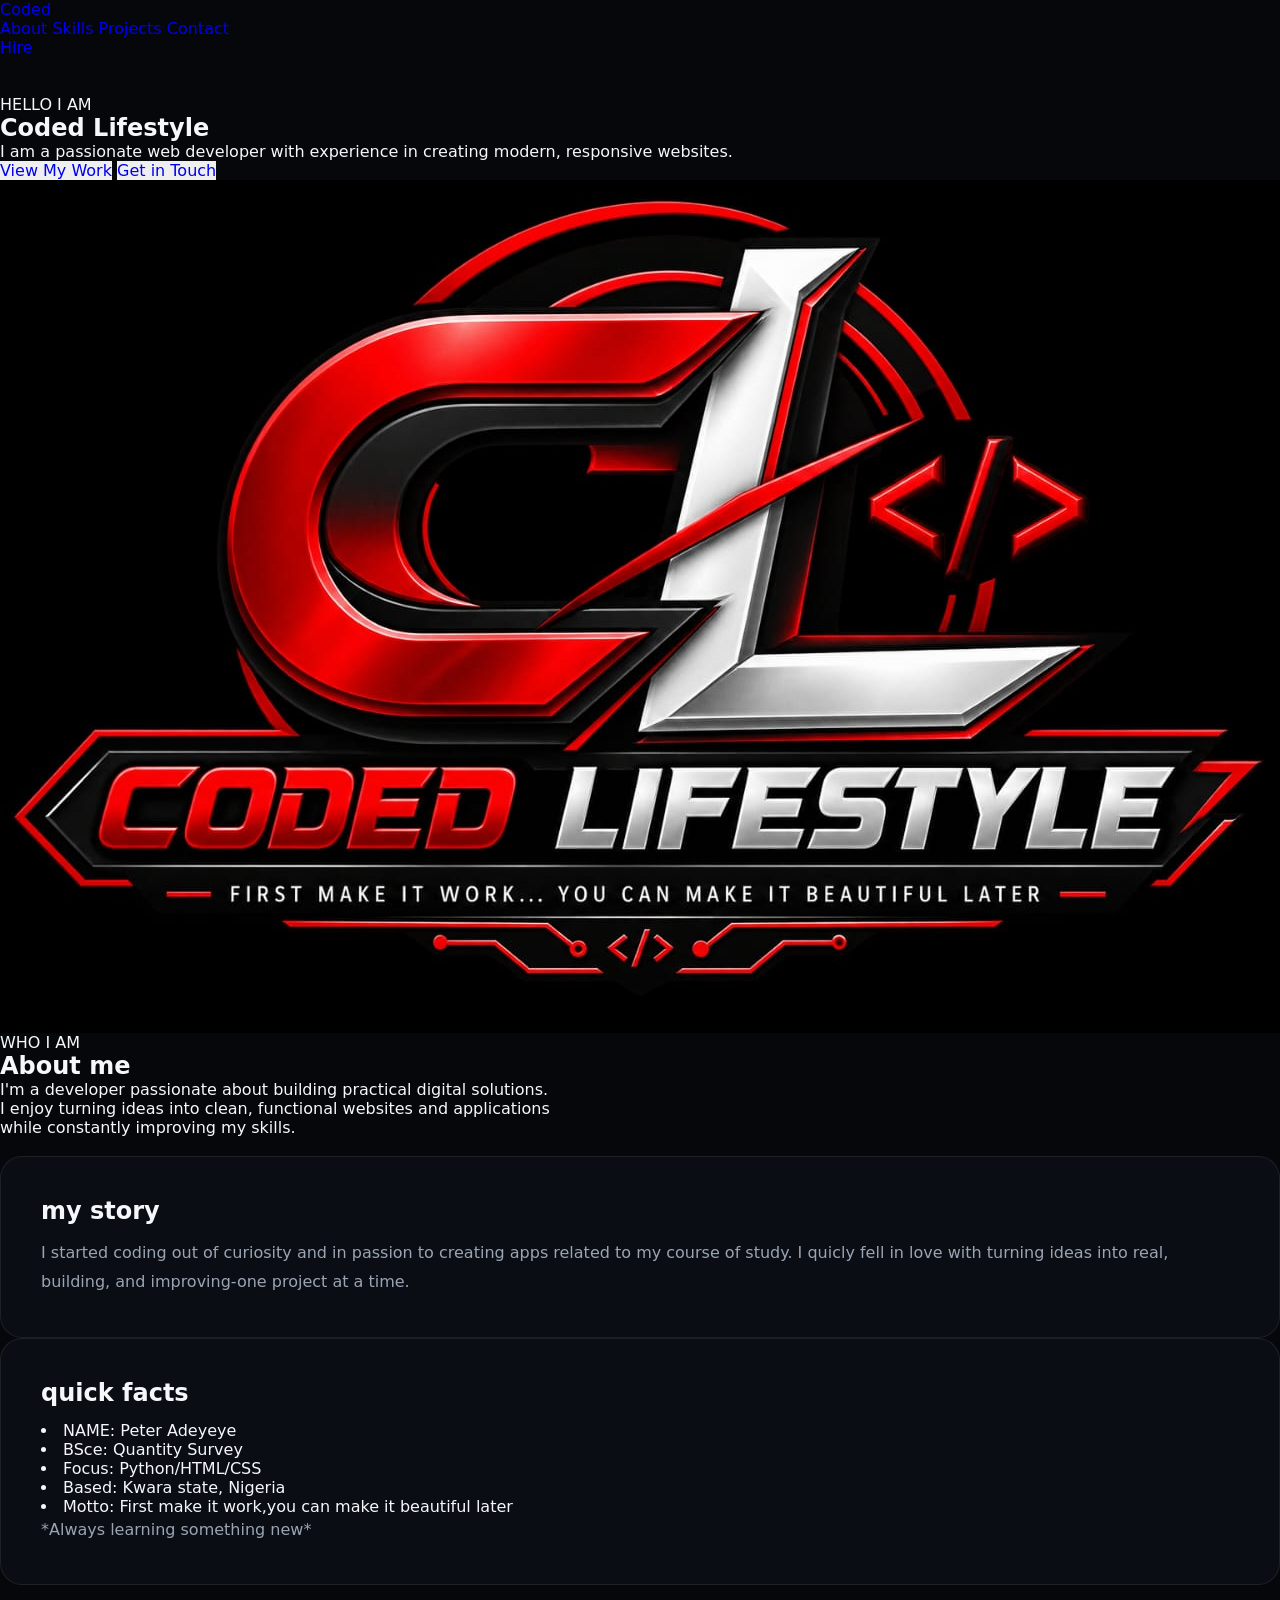
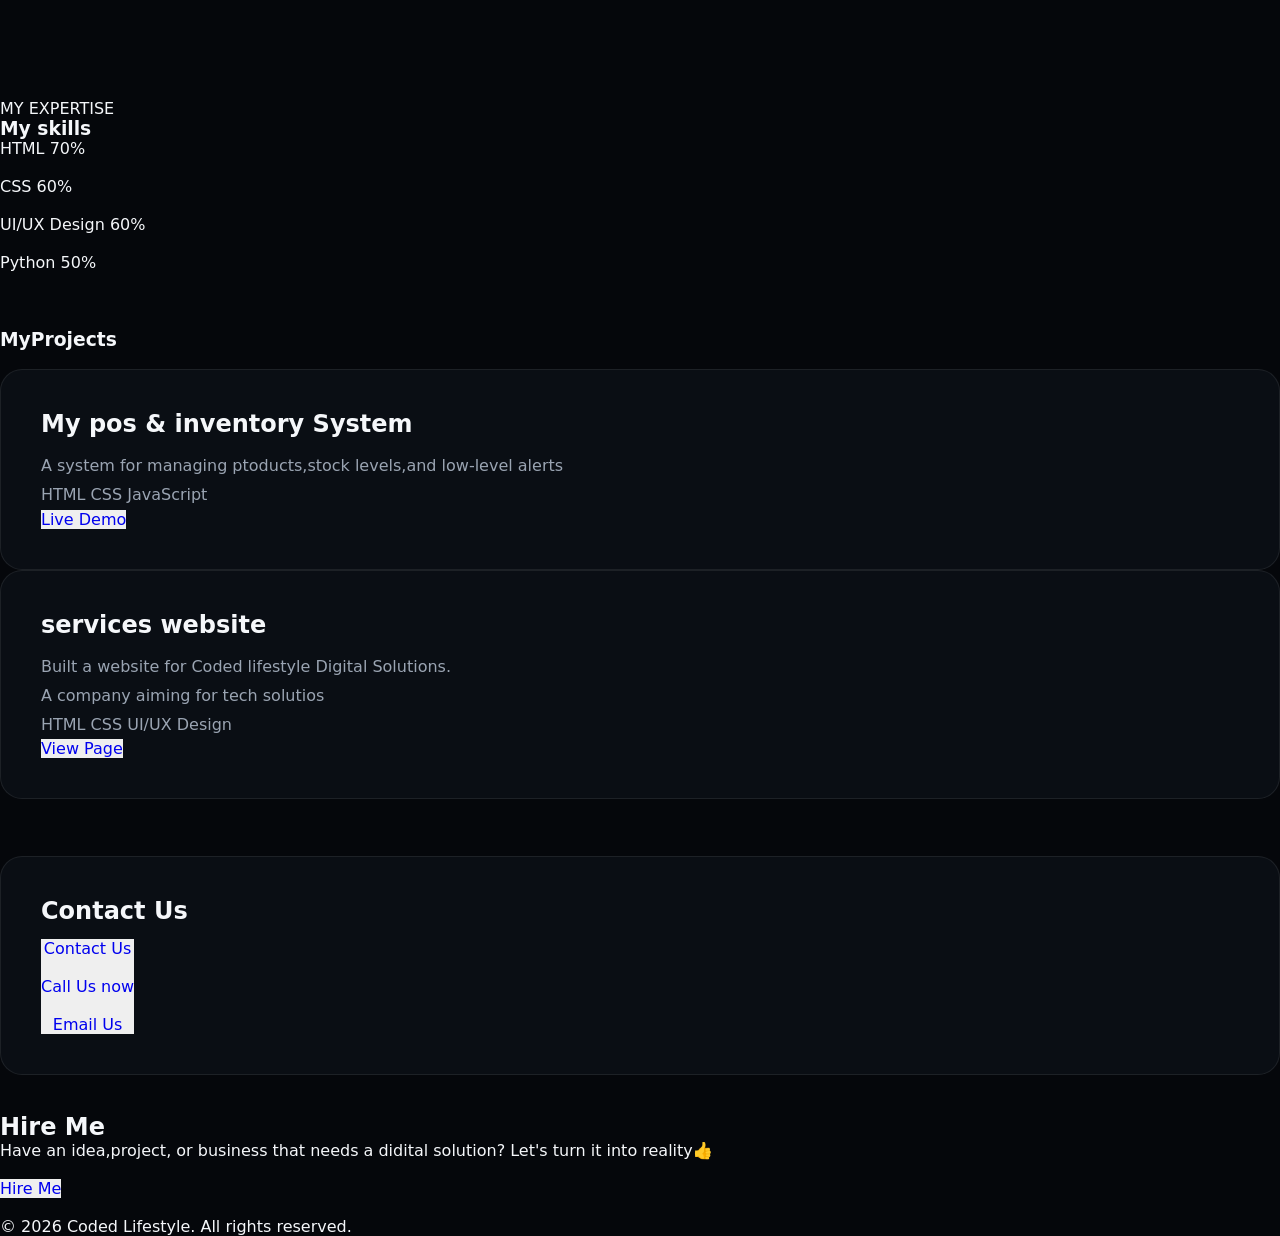
<file: portfolio.html>
<!DOCTYPE html>
<html lang="en">
<head>
    <meta charset="UTF-8">
    <meta name="viewport" content="width=device-width, initial-scale=1.0">
    <title>My Portfolio</title>
    <link rel="stylesheet" href="portfolio.css">
    <link rel="icon" href="assets/images/coded-lifestyle-bg.jpg"
    
</head>
<body>
  <header class="site-header">
    <div class="brand">
   <a href="#hero" class="brand-name">Coded</a>

   </div>

   <!----NAVIGATION LINKS--->
   <nav class="main-nav">
 <a href="#about">About</a>
 <a href="#skills">Skills</a>
 <a href="#projects">Projects</a>
 <a href="#contact">Contact</a>
</nav>
<a href="#hire">Hire</a>

 </header>
<br><br>
<section id="hero" class="hero">
 <p>HELLO I AM</p>
 <h1>Coded Lifestyle</h1>
 <p><span>I am a passionate web developer with
experience in creating modern, responsive websites. </span></p>
 <button class="button"><a href="#projects">View My Work</a></button> 
 <button class="button2">
    <a href="https://wa.me/+2349161330967">Get in Touch</a></button>
    
     <div class="portrait">
        <div class="portrait-frame">
            <img src="assets/images/coded-lifestyle-bg.jpg" class="face">
        </div>      
     </div>
     </section>

     <section class="section-head">
    
     <p><span>WHO I AM</span></p>
     <h1 id="about">About me</h1>
     <p>I'm a developer passionate about building practical digital solutions.<br>
      I enjoy turning ideas into clean, functional websites and applications<br>
      while constantly improving my skills.</p><br>
     
     <div class="about-grid">
      <div class="about-card">


        <h3>my story</h3>
        
        <p>I started coding out of curiosity and in passion to creating apps related to my course of study.
          I quicly fell in love with turning ideas into real, building, and improving-one project at a time.
        </p>

      </div>
     

     <div class="about-card">
      <div class="facts">
      <h3>quick facts</h3>
      <p><li>NAME: Peter Adeyeye</li>
      <li>BSce: Quantity Survey</li>
      <li>Focus: Python/HTML/CSS</li>
      <li>Based: Kwara state, Nigeria</li>
       <li>Motto: First make it work,you can make it beautiful later
       </li>
        </p>
        
        <p>*Always learning something new*</p>

     </div>
     </div>
     </div>

      <br><br><br>
      <br><br><br>
     

      
     
     <section id="skills" class="skills">
    
     <p><span>MY EXPERTISE</span></p>
     <h1>My skills</h1>
    
     <div class="skill-list">
      <div class="skill-top">
        <span class="skill-name" >HTML</span>
        <span class="skill-value">70%</span>
      </div>
      <div class="skill-track">
        <div class="skill-fill fill-html"></div>
      </div>
     <br>
      <div class="skill-top"> 
      <span class="skill-name">CSS</span>
      <span class="skill-value">60%</span>

      </div>
      <div class="skill-track">
        <div class="skill-fill fill-css"></div>
      </div>
      <br>
      <div class="skill-top">
        <span class="skill-name">UI/UX Design</span>
        <span class="skill-value">60%</span>
      </div>
      <div class="skill-track">
        
      </div>
      <br>
      <div class="skill-top">
        <span class="skill-name">Python</span>
        <span class="skill-value">50%</span>
      </div>
      <div class="skill-track"></div>
     </div>

     </section>
      <br><br><br>
      <section id="projects">
      <h1>MyProjects</h1>
      <br>
      <div class="about-grid">
      <div class="about-card">
        <h3>My pos & inventory System</h3>
        <p>A system for managing ptoducts,stock levels,and low-level alerts</p>
        <p>HTML CSS JavaScript</p>
        <button class="button">
          <a href="https://business-inventory-pddo.vercel.app/"> Live Demo </a>
        </button>
      </div>
      <div class="about-card">
        <h3>services website </h3>
        <p>Built a website for Coded lifestyle Digital Solutions.<br>
          <span>A company aiming for tech solutios</span>
          <p>HTML CSS UI/UX Design</p>
          <button class="button2">
            <a href="https://coded-lifestyle-5hkt.vercel.app">View Page</a>
          </button>
        </p>
      </div>
     </div>
     </section>
     <br><br><br>
     <section id="contact">
      <div class="about-card">
        <h3>Contact Us</h3>
        <button class="button"> <a href="https://wa.me/+2349161330967">Contact Us</a><br><br>
    <a href="tel:+2349161330967">Call Us now</a><br><br>
    <a href="mailto:iyiolapeter258@gmail.com">Email Us</a>

        </button>
      </div>
     </section>
     <br><br>
     <section id="hire">
      <h2>Hire Me</h2>
      <p>Have an idea,project, or business that needs a didital solution?
        Let's turn it into reality👍
        <br><br>
        <button class="button2">
          <a href="https://wa.me/+2349161330967">Hire Me</a>
        </button>
      </p>
     </section>

     <br>

     <footer>
      <p>
        &copy; 2026 Coded Lifestyle. All rights reserved.
    </p>

     </footer>
</body>
</html>
</file>
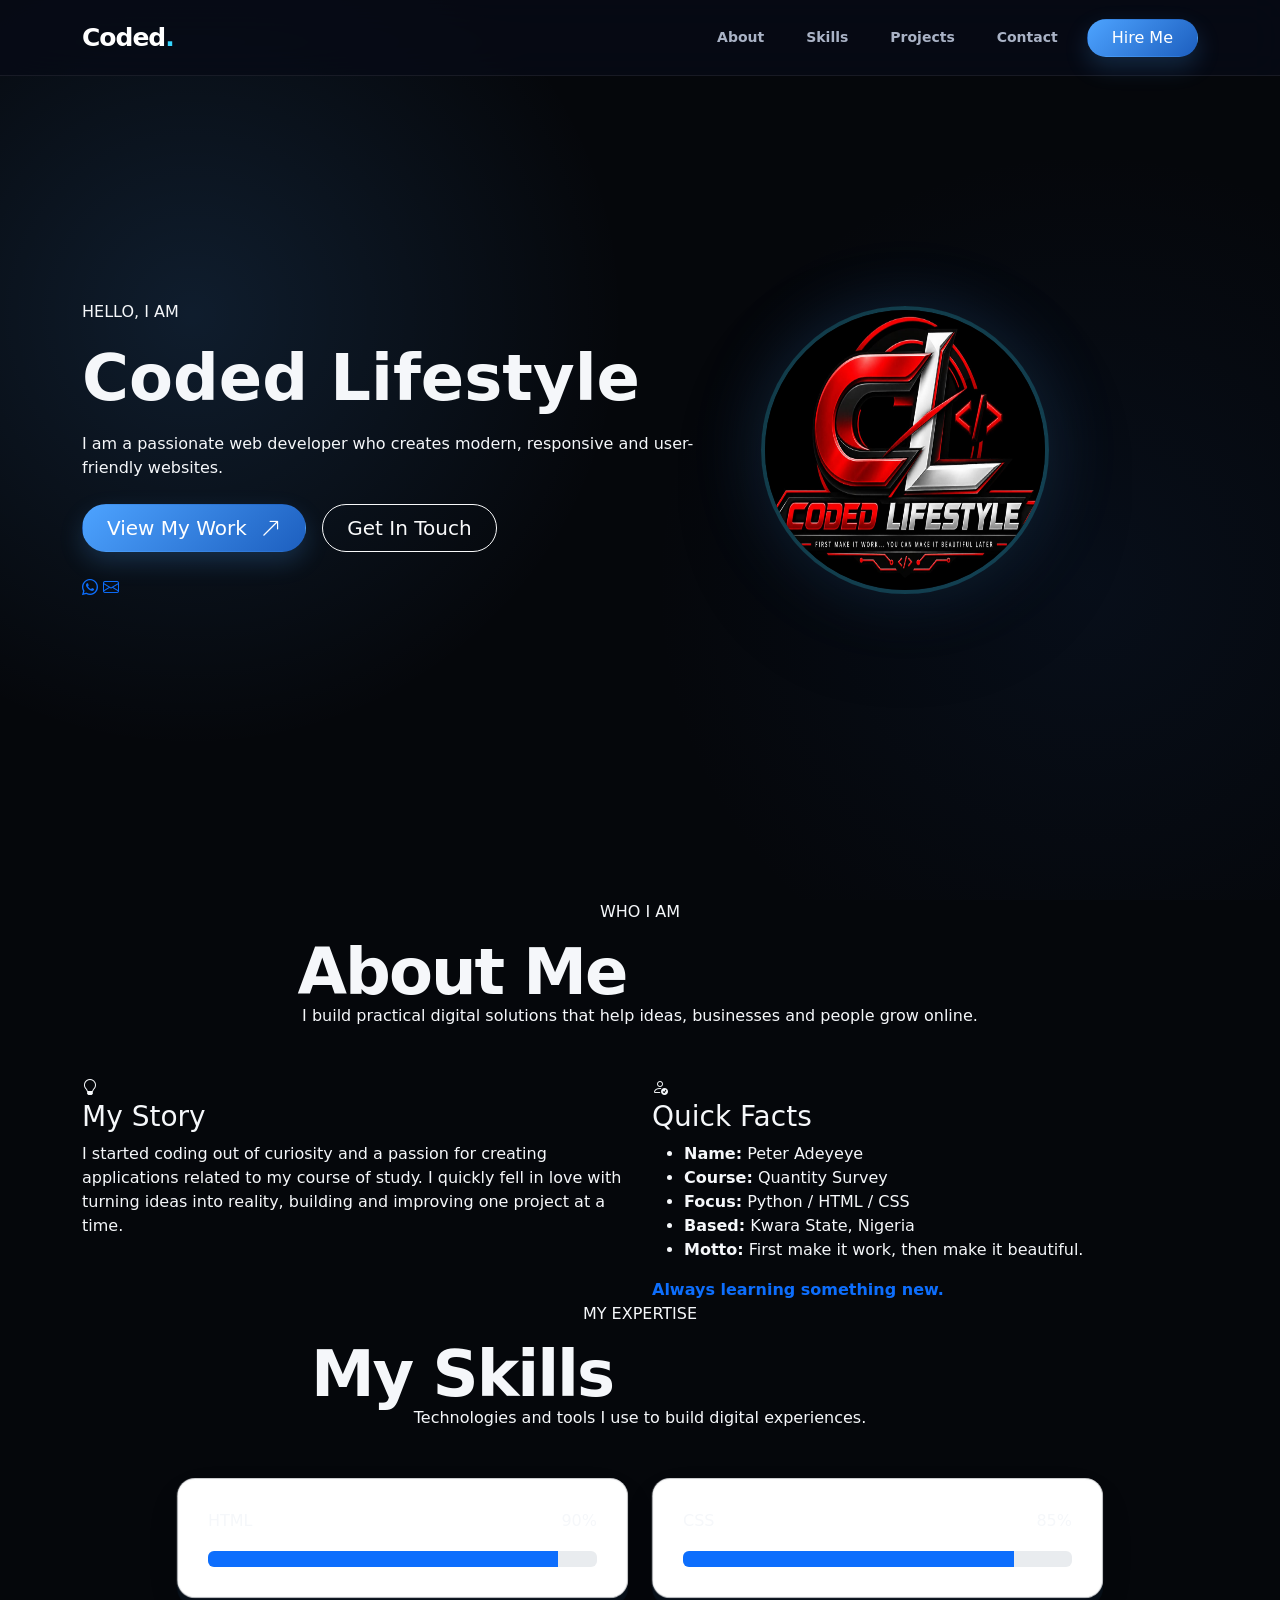
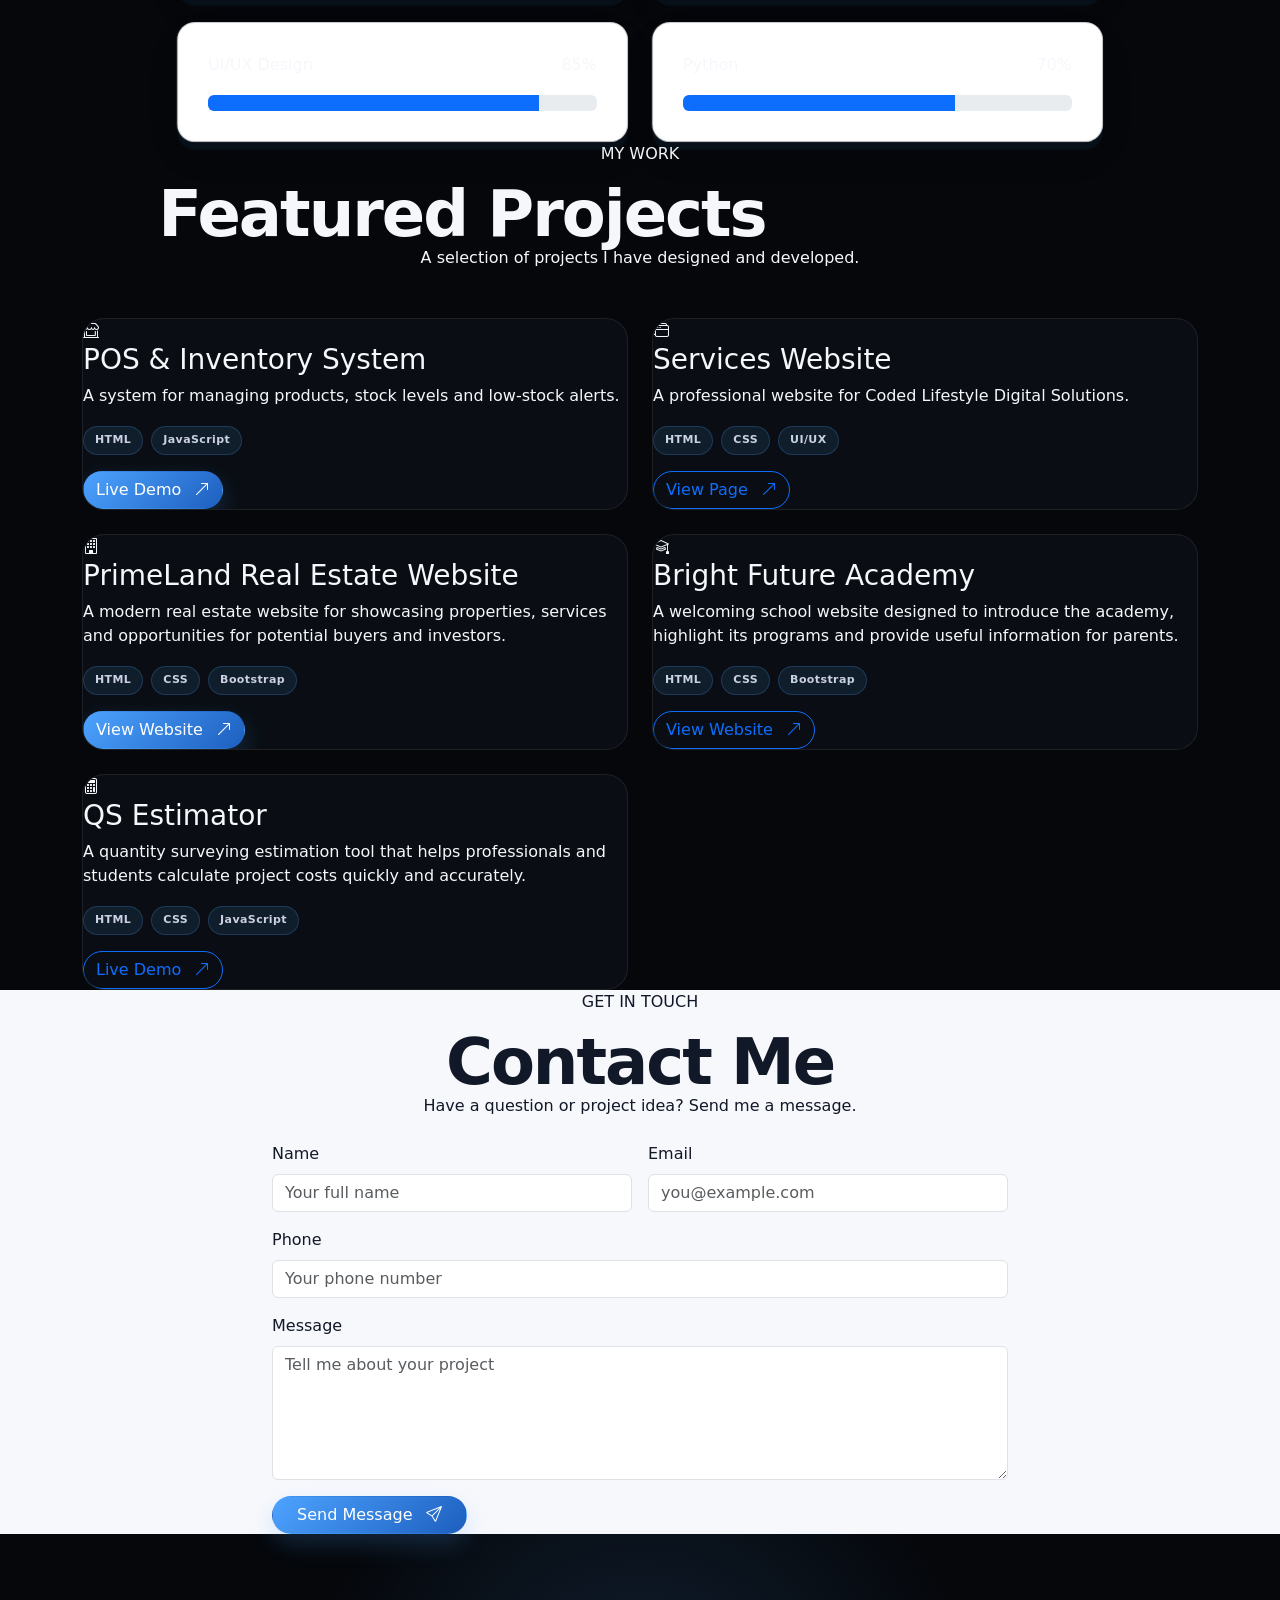
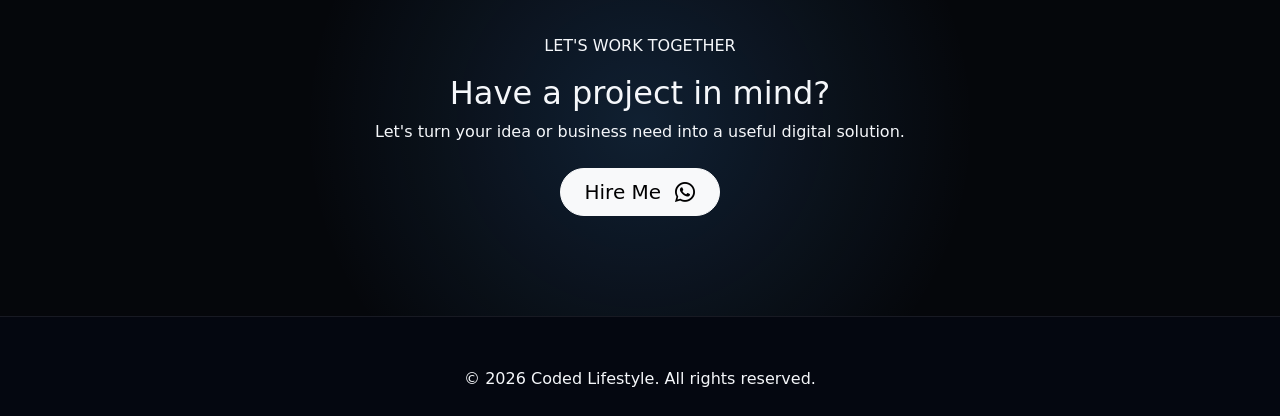
<file: portfolio.html.html>
<!DOCTYPE html>
<html lang="en">
<head>
    <meta charset="UTF-8">
    <meta name="viewport" content="width=device-width, initial-scale=1.0">

    <title>Coded Lifestyle | Web Developer</title>
    <meta name="description" content="Portfolio website for Coded Lifestyle">

    <link rel="icon" href="assets/images/coded-lifestyle-bg.jpg">

    <!-- Bootstrap CSS -->
    <link href="https://cdn.jsdelivr.net/npm/bootstrap@5.3.3/dist/css/bootstrap.min.css" rel="stylesheet">

    <!-- Bootstrap Icons -->
    <link rel="stylesheet" href="https://cdn.jsdelivr.net/npm/bootstrap-icons@1.11.3/font/bootstrap-icons.min.css">

    <!-- Custom CSS -->
    <link rel="stylesheet" href="portfolio.css">
</head>

<body>

    <!-- Navigation -->
    <nav class="navbar navbar-expand-lg navbar-dark fixed-top">
        <div class="container">
            <a class="navbar-brand fw-bold" href="#hero">
                Coded<span>.</span>
            </a>

            <button class="navbar-toggler" type="button"
                    data-bs-toggle="collapse"
                    data-bs-target="#mainNavigation"
                    aria-controls="mainNavigation"
                    aria-expanded="false"
                    aria-label="Toggle navigation">
                <span class="navbar-toggler-icon"></span>
            </button>

            <div class="collapse navbar-collapse" id="mainNavigation">
                <ul class="navbar-nav ms-auto align-items-lg-center gap-lg-3">
                    <li class="nav-item">
                        <a class="nav-link" href="#about">About</a>
                    </li>
                    <li class="nav-item">
                        <a class="nav-link" href="#skills">Skills</a>
                    </li>
                    <li class="nav-item">
                        <a class="nav-link" href="#projects">Projects</a>
                    </li>
                    <li class="nav-item">
                        <a class="nav-link" href="#contact">Contact</a>
                    </li>
                    <li class="nav-item">
                        <a class="btn btn-primary rounded-pill px-4" href="#hire">
                            Hire Me
                        </a>
                    </li>
                </ul>
            </div>
        </div>
    </nav>

    <main>

        <!-- Hero Section -->
        <section id="hero" class="hero-section">
            <div class="container">
                <div class="row align-items-center g-5">

                    <div class="col-lg-7">
                        <p class="section-label">HELLO, I AM</p>

                        <h1 class="display-3 fw-bold mb-3">
                            Coded <span>Lifestyle</span>
                        </h1>

                        <p class="hero-text mb-4">
                            I am a passionate web developer who creates modern,
                            responsive and user-friendly websites.
                        </p>

                        <div class="d-flex flex-wrap gap-3">
                            <a href="#projects" class="btn btn-primary btn-lg rounded-pill px-4">
                                View My Work
                                <i class="bi bi-arrow-up-right ms-2"></i>
                            </a>

                            <a href="https://wa.me/2349161330967"
                               class="btn btn-outline-light btn-lg rounded-pill px-4">
                                Get In Touch
                            </a>
                        </div>

                        <div class="social-links mt-4">
                            <a href="https://wa.me/2349161330967" aria-label="WhatsApp">
                                <i class="bi bi-whatsapp"></i>
                            </a>
                            <a href="#contact" aria-label="Email">
                                <i class="bi bi-envelope"></i>
                            </a>
                        </div>
                    </div>

                    <div class="col-lg-5 text-center">
                        <div class="profile-wrapper">
                            <div class="profile-circle"></div>
                            <img src="assets/images/coded-lifestyle-bg.jpg"
                                 class="profile-image"
                                 alt="Coded Lifestyle profile">
                        </div>
                    </div>

                </div>
            </div>
        </section>

        <!-- About Section -->
        <section id="about" class="section-padding">
            <div class="container">

                <div class="section-heading text-center mb-5">
                    <p class="section-label">WHO I AM</p>
                    <h2>About Me</h2>
                    <p>
                        I build practical digital solutions that help ideas,
                        businesses and people grow online.
                    </p>
                </div>

                <div class="row g-4">
                    <div class="col-lg-6">
                        <div class="info-card h-100">
                            <div class="icon-box">
                                <i class="bi bi-lightbulb"></i>
                            </div>

                            <h3>My Story</h3>

                            <p>
                                I started coding out of curiosity and a passion
                                for creating applications related to my course
                                of study. I quickly fell in love with turning
                                ideas into reality, building and improving one
                                project at a time.
                            </p>
                        </div>
                    </div>

                    <div class="col-lg-6">
                        <div class="info-card h-100">
                            <div class="icon-box">
                                <i class="bi bi-person-check"></i>
                            </div>

                            <h3>Quick Facts</h3>

                            <ul class="facts-list">
                                <li><strong>Name:</strong> Peter Adeyeye</li>
                                <li><strong>Course:</strong> Quantity Survey</li>
                                <li><strong>Focus:</strong> Python / HTML / CSS</li>
                                <li><strong>Based:</strong> Kwara State, Nigeria</li>
                                <li><strong>Motto:</strong> First make it work, then make it beautiful.</li>
                            </ul>

                            <p class="mb-0 text-primary fw-semibold">
                                Always learning something new.
                            </p>
                        </div>
                    </div>
                </div>

            </div>
        </section>

        <!-- Skills Section -->
        <section id="skills" class="section-padding section-dark">
            <div class="container">

                <div class="section-heading text-center mb-5">
                    <p class="section-label">MY EXPERTISE</p>
                    <h2>My Skills</h2>
                    <p>Technologies and tools I use to build digital experiences.</p>
                </div>

                <!-- ...existing code... -->

<div class="row g-4 justify-content-center">
    <div class="col-md-6 col-lg-5">
        <div class="skill-card">
            <div class="skill-header">
                <span>HTML</span>
                <span>90%</span>
            </div>

            <div class="progress">
                <div class="progress-bar" style="width: 90%"></div>
            </div>
        </div>
    </div>

    <div class="col-md-6 col-lg-5">
        <div class="skill-card">
            <div class="skill-header">
                <span>CSS</span>
                <span>85%</span>
            </div>

            <div class="progress">
                <div class="progress-bar" style="width: 85%"></div>
            </div>
        </div>
    </div>

    <div class="col-md-6 col-lg-5">
        <div class="skill-card">
            <div class="skill-header">
                <span>UI/UX Design</span>
                <span>85%</span>
            </div>

            <div class="progress">
                <div class="progress-bar" style="width: 85%"></div>
            </div>
        </div>
    </div>

    <div class="col-md-6 col-lg-5">
        <div class="skill-card">
            <div class="skill-header">
                <span>Python</span>
                <span>70%</span>
            </div>

            <div class="progress">
                <div class="progress-bar" style="width: 70%"></div>
            </div>
        </div>
    </div>
</div>

<!-- ...existing code... -->

            </div>
        </section>

        <!-- Projects Section -->
        <section id="projects" class="section-padding">
            <div class="container">

                <div class="section-heading text-center mb-5">
                    <p class="section-label">MY WORK</p>
                    <h2>Featured Projects</h2>
                    <p>A selection of projects I have designed and developed.</p>
                </div>

                <div class="row g-4">

                    <div class="col-md-6">
                        <article class="project-card h-100">
                            <div class="project-image project-image-one">
                                <i class="bi bi-shop-window"></i>
                            </div>

                            <div class="project-content">
                                <h3>POS & Inventory System</h3>

                                <p>
                                    A system for managing products, stock levels
                                    and low-stock alerts.
                                </p>

                                <div class="project-tags">
                                    <span>HTML</span>
                                    <span>JavaScript</span>
                                </div>

                                <a href="https://business-inventory-pddo.vercel.app/"
                                   target="_blank"
                                   rel="noopener noreferrer"
                                   class="btn btn-primary rounded-pill mt-3">
                                    Live Demo
                                    <i class="bi bi-arrow-up-right ms-2"></i>
                                </a>
                            </div>
                        </article>
                    </div>

                    <div class="col-md-6">
                        <article class="project-card h-100">
                            <div class="project-image project-image-two">
                                <i class="bi bi-window-stack"></i>
                            </div>

                            <div class="project-content">
                                <h3>Services Website</h3>

                                <p>
                                    A professional website for Coded Lifestyle
                                    Digital Solutions.
                                </p>

                                <div class="project-tags">
                                    <span>HTML</span>
                                    <span>CSS</span>
                                    <span>UI/UX</span>
                                </div>

                                <a href="https://coded-lifestyle-5hkt.vercel.app"
                                   target="_blank"
                                   rel="noopener noreferrer"
                                   class="btn btn-outline-primary rounded-pill mt-3">
                                    View Page
                                    <i class="bi bi-arrow-up-right ms-2"></i>
                                </a>
                            </div>
                        </article>

                    </div>

                    <!-- ...existing project cards... -->

<div class="col-md-6">
    <article class="project-card h-100">
        <div class="project-image project-image-three">
            <i class="bi bi-building"></i>
        </div>

        <div class="project-content">
            <h3>PrimeLand Real Estate Website</h3>

            <p>
                A modern real estate website for showcasing properties,
                services and opportunities for potential buyers and investors.
            </p>

            <div class="project-tags">
                <span>HTML</span>
                <span>CSS</span>
                <span>Bootstrap</span>
            </div>

            <a href="https://prime-land-bnev.vercel.app"
               target="_blank"
               rel="noopener noreferrer"
               class="btn btn-primary rounded-pill mt-3">
                View Website
                <i class="bi bi-arrow-up-right ms-2"></i>
            </a>
        </div>
    </article>
</div>

<div class="col-md-6">
    <article class="project-card h-100">
        <div class="project-image project-image-four">
            <i class="bi bi-mortarboard"></i>
        </div>

        <div class="project-content">
            <h3>Bright Future Academy</h3>

            <p>
                A welcoming school website designed to introduce the academy,
                highlight its programs and provide useful information for parents.
            </p>

            <div class="project-tags">
                <span>HTML</span>
                <span>CSS</span>
                <span>Bootstrap</span>
            </div>

            <a href="https://bright-future-academy-rust.vercel.app/"
               target="_blank"
               rel="noopener noreferrer"
               class="btn btn-outline-primary rounded-pill mt-3">
                View Website
                <i class="bi bi-arrow-up-right ms-2"></i>
            </a>
        </div>
    </article>
</div>

<div class="col-md-6">
    <article class="project-card h-100">
        <div class="project-image project-image-five">
            <i class="bi bi-calculator"></i>
        </div>

        <div class="project-content">
            <h3>QS Estimator</h3>

            <p>
                A quantity surveying estimation tool that helps professionals
                and students calculate project costs quickly and accurately.
            </p>

            <div class="project-tags">
                <span>HTML</span>
                <span>CSS</span>
                <span>JavaScript</span>
            </div>

            <a href="https://qs-estimator-web.vercel.app"
               target="_blank"
               rel="noopener noreferrer"
               class="btn btn-outline-primary rounded-pill mt-3">
                Live Demo
                <i class="bi bi-arrow-up-right ms-2"></i>
            </a>
        </div>
    </article>
</div>

<!-- ...existing code... -->

                </div>
            </div>
        </section>

        <!-- Contact Section -->
        <section id="contact" class="section-padding section-light">
            <div class="container">
                <div class="row justify-content-center">
                    <div class="col-lg-8">

                        <div class="contact-card">
                            <div class="section-heading text-center mb-4">
                                <p class="section-label">GET IN TOUCH</p>
                                <h2>Contact Me</h2>
                                <p>
                                    Have a question or project idea? Send me a message.
                                </p>
                            </div>

                            <form action="https://formspree.io/f/mdenwokz" method="POST">
                                <div class="row g-3">
                                    <div class="col-md-6">
                                        <label for="name" class="form-label">Name</label>
                                        <input type="text"
                                               class="form-control"
                                               id="name"
                                               name="name"
                                               placeholder="Your full name"
                                               required>
                                    </div>

                                    <div class="col-md-6">
                                        <label for="email" class="form-label">Email</label>
                                        <input type="email"
                                               class="form-control"
                                               id="email"
                                               name="email"
                                               placeholder="you@example.com"
                                               required>
                                    </div>

                                    <div class="col-12">
                                        <label for="phone" class="form-label">Phone</label>
                                        <input type="tel"
                                               class="form-control"
                                               id="phone"
                                               name="phone"
                                               placeholder="Your phone number">
                                    </div>

                                    <div class="col-12">
                                        <label for="message" class="form-label">Message</label>
                                        <textarea class="form-control"
                                                  id="message"
                                                  name="message"
                                                  rows="5"
                                                  placeholder="Tell me about your project"
                                                  required></textarea>
                                    </div>

                                    <div class="col-12">
                                        <button type="submit" class="btn btn-primary rounded-pill px-4">
                                            Send Message
                                            <i class="bi bi-send ms-2"></i>
                                        </button>
                                    </div>
                                </div>
                            </form>
                        </div>

                    </div>
                </div>
            </div>
        </section>

        <!-- Hire Section -->
        <section id="hire" class="hire-section">
            <div class="container text-center">
                <p class="section-label">LET'S WORK TOGETHER</p>
                <h2>Have a project in mind?</h2>
                <p class="mb-4">
                    Let's turn your idea or business need into a useful digital solution.
                </p>

                <a href="https://wa.me/2349161330967"
                   class="btn btn-light btn-lg rounded-pill px-4">
                    Hire Me
                    <i class="bi bi-whatsapp ms-2"></i>
                </a>
            </div>
        </section>

    </main>

    <!-- Footer -->
    <footer class="site-footer">
        <div class="container text-center">
            <p class="mb-0">
                &copy; 2026 Coded Lifestyle. All rights reserved.
            </p>
        </div>
    </footer>

    <!-- Bootstrap JavaScript -->
    <script src="https://cdn.jsdelivr.net/npm/bootstrap@5.3.3/dist/js/bootstrap.bundle.min.js"></script>

</body>
</html>
</file>
<file: portfolio.css>
:root {
    --primary: #4DA3FF;
    --primary-2: #35D6FF;
    --primary-dark: #1D5FBF;
    --accent-violet: #8B7CFF;
    --silver: #C7CED8;

    --dark: #05070B;
    --dark-2: #0A0E14;
    --dark-3: #10151D;
    --elevated: #151B24;

    --light: #f7f8fc;
    --white: #ffffff;

    --text-dark: #F5F7FA;
    --text-light: #111827;

    --muted-dark: #9AA4B2;
    --muted-light: #5b6475;

    --border-dark: rgba(255, 255, 255, 0.08);
    --border-light: rgba(17, 24, 39, 0.1);

    --shadow: 0 20px 60px rgba(0, 0, 0, 0.25);

    --radius: 22px;

    --nav-height: 76px;

    --font-body: "Inter Tight", Inter, system-ui, -apple-system, "Segoe UI", sans-serif;
    --font-display: "Bricolage Grotesque", "Inter Tight", Inter, system-ui, sans-serif;
}

* {
    margin: 0;
    padding: 0;
    box-sizing: border-box;
}

html {
    scroll-behavior: smooth;
    scroll-padding-top: 90px;
}

body {
    font-family: var(--font-body);

    background: var(--dark);
    color: var(--text-dark);

    overflow-x: hidden;

    transition:
        background-color 0.35s ease,
        color 0.35s ease;
}

body.portfolio-locked {
    overflow: hidden;
}

body.light-theme {
    background: #f7f8fc;
    color: var(--text-light);
}

a {
    text-decoration: none;
}

h1,
h2,
h3,
.navbar-brand,
.footer-brand,
.mobile-menu-logo {
    font-family: var(--font-display);
}

/* Visible keyboard focus for accessibility. */
a:focus-visible,
button:focus-visible,
input:focus-visible,
textarea:focus-visible {
    outline: 2px solid var(--primary-2);
    outline-offset: 3px;
    border-radius: 6px;
}

button,
a,
input,
textarea {
    font: inherit;
}

button {
    border: 0;
}

img {
    max-width: 100%;
    display: block;
}


/* =========================================
   LOCK SCREEN
========================================= */

.portfolio-lock {
    position: fixed;
    inset: 0;
    z-index: 99999;

    display: flex;
    align-items: center;
    justify-content: center;

    overflow: hidden;

    background:
        radial-gradient(
            circle at 20% 20%,
            rgba(77, 163, 255, 0.22),
            transparent 30%
        ),
        radial-gradient(
            circle at 80% 80%,
            rgba(53, 214, 255, 0.12),
            transparent 35%
        ),
        #050812;

    transition:
        opacity 0.65s ease,
        visibility 0.65s ease,
        transform 0.8s cubic-bezier(0.77, 0, 0.18, 1);

    touch-action: none;

    user-select: none;

    cursor: grab;
}

.portfolio-lock:active {
    cursor: grabbing;
}

.portfolio-lock.is-unlocked {
    opacity: 0;
    visibility: hidden;
    pointer-events: none;
    transform: translateY(-100%);
}

.lock-background {
    position: absolute;
    inset: 0;
    overflow: hidden;
}

.lock-background span {
    position: absolute;
    width: 320px;
    height: 320px;

    border: 1px solid rgba(53, 214, 255, 0.08);

    border-radius: 50%;

    animation: lockOrbit 16s linear infinite;
}

.lock-background span:nth-child(1) {
    top: -160px;
    left: -100px;
}

.lock-background span:nth-child(2) {
    right: -180px;
    top: 10%;
    width: 420px;
    height: 420px;
    animation-duration: 22s;
}

.lock-background span:nth-child(3) {
    bottom: -180px;
    left: 25%;
    width: 450px;
    height: 450px;
    animation-duration: 26s;
}

.lock-background span:nth-child(4) {
    top: 30%;
    left: 40%;
    width: 180px;
    height: 180px;
    animation-duration: 12s;
}

@keyframes lockOrbit {
    from {
        transform: rotate(0deg) scale(1);
    }

    50% {
        transform: rotate(180deg) scale(1.08);
    }

    to {
        transform: rotate(360deg) scale(1);
    }
}

.lock-panel {
    position: relative;
    z-index: 2;

    width: min(92%, 540px);

    padding: 50px 35px;

    text-align: center;

    border: 1px solid rgba(255, 255, 255, 0.1);

    border-radius: 30px;

    background:
        linear-gradient(
            145deg,
            rgba(255, 255, 255, 0.07),
            rgba(255, 255, 255, 0.025)
        );

    backdrop-filter: blur(25px);

    box-shadow:
        0 30px 100px rgba(0, 0, 0, 0.45),
        inset 0 1px 0 rgba(255, 255, 255, 0.08);

    animation: lockPanelIn 0.8s ease both;
}

@keyframes lockPanelIn {
    from {
        opacity: 0;
        transform: translateY(30px) scale(0.96);
    }

    to {
        opacity: 1;
        transform: translateY(0) scale(1);
    }
}

.coded-logo {
    width: 100px;
    height: 100px;

    margin: 0 auto 24px;

    display: flex;
    align-items: center;
    justify-content: center;

    position: relative;

    border: 1px solid rgba(53, 214, 255, 0.55);

    border-radius: 26px;

    background: #000;

    padding: 0;

    overflow: hidden;

    box-shadow:
        0 0 50px rgba(77, 163, 255, 0.25),
        inset 0 0 30px rgba(53, 214, 255, 0.08);
}

.coded-logo::before {
    content: "";

    position: absolute;
    inset: -8px;

    border: 1px solid rgba(53, 214, 255, 0.15);

    border-radius: 31px;
}

.coded-logo span {
    font-size: 31px;
    font-weight: 900;
    line-height: 1;

    color: #ffffff;

    letter-spacing: -5px;
}

.coded-logo span:first-child {
    transform: translateX(3px);
}

.coded-logo span:last-child {
    transform: translateX(-3px);
    color: var(--primary-2);
}

.coded-logo-img {
    width: 100%;
    height: 100%;

    display: block;

    object-fit: cover;

    border-radius: 26px;
}

.lock-brand {
    margin-bottom: 14px;

    font-size: 12px;
    font-weight: 800;

    letter-spacing: 4px;

    color: var(--primary-2);
}

.lock-panel h1 {
    margin-bottom: 14px;

    font-size: clamp(2rem, 6vw, 3.2rem);

    font-weight: 800;

    letter-spacing: -1.5px;

    color: #ffffff;
}

.lock-panel p {
    max-width: 400px;

    margin: 0 auto 30px;

    color: #9fa9bd;

    line-height: 1.7;
}

.unlock-button {
    min-width: 190px;

    padding: 13px 25px;

    border-radius: 12px;

    font-weight: 700;

    box-shadow: 0 10px 30px rgba(77, 163, 255, 0.3);

    transition:
        transform 0.25s ease,
        box-shadow 0.25s ease;
}

.unlock-button:hover {
    transform: translateY(-3px);

    box-shadow: 0 15px 40px rgba(77, 163, 255, 0.4);
}

.lock-instruction {
    display: flex;
    justify-content: center;
    gap: 10px;

    margin-top: 24px;

    font-size: 12px;

    color: #778198;
}

.lock-instruction span:first-child,
.lock-instruction span:last-child {
    color: #c4cbe0;
}

.instruction-divider {
    opacity: 0.5;
}


/* =========================================
   BUTTONS
========================================= */

.btn-primary {
    background: linear-gradient(
        135deg,
        var(--primary),
        var(--primary-dark)
    );

    border-color: transparent;

    box-shadow: 0 10px 25px rgba(77, 163, 255, 0.2);
}

.btn-primary:hover,
.btn-primary:focus {
    background: linear-gradient(
        135deg,
        var(--primary-2),
        var(--primary)
    );

    border-color: transparent;
}


/* =========================================
   NAVBAR
========================================= */

.navbar {
    height: var(--nav-height);

    background: rgba(7, 11, 22, 0.78);

    border-bottom: 1px solid rgba(255, 255, 255, 0.07);

    backdrop-filter: blur(18px);

    z-index: 3000;

    transition:
        background 0.35s ease,
        border-color 0.35s ease;
}

#mainNavbar.scrolled {
    box-shadow: 0 10px 40px rgba(0, 0, 0, 0.35);
}

.navbar-brand {
    font-size: 25px;

    font-weight: 900;

    color: #ffffff;

    letter-spacing: -1px;
}

.navbar-brand span,
.footer-brand span,
.mobile-menu-logo span {
    color: var(--primary-2);
}

.navbar-nav {
    gap: 8px;
}

.nav-link {
    position: relative;

    padding: 9px 13px !important;

    color: #aab3c6 !important;

    font-size: 14px;
    font-weight: 600;

    transition:
        color 0.25s ease,
        background 0.25s ease;
}

.nav-link:hover,
.nav-link.active {
    color: #ffffff !important;
}

.nav-link.active::after {
    content: "";

    position: absolute;

    left: 13px;
    right: 13px;
    bottom: 1px;

    height: 2px;

    border-radius: 10px;

    background: var(--primary);
}

.nav-hire {
    padding: 9px 17px;

    border-radius: 9px;

    font-size: 13px;
}

.navbar-actions {
    margin-left: auto;
}

.command-trigger {
    display: flex;
    align-items: center;
    gap: 8px;

    padding: 8px 11px;

    color: #9ca6ba;

    background: rgba(255, 255, 255, 0.05);

    border: 1px solid rgba(255, 255, 255, 0.08);

    border-radius: 8px;

    font-size: 12px;
}

.command-trigger:hover {
    color: #ffffff;
    background: rgba(255, 255, 255, 0.09);
}

.command-trigger kbd {
    padding: 2px 5px;

    border: 1px solid rgba(255, 255, 255, 0.1);

    border-radius: 4px;

    background: transparent;

    font-size: 10px;
}

.theme-toggle {
    width: 38px;
    height: 38px;

    display: flex;
    align-items: center;
    justify-content: center;

    border-radius: 9px;

    background: rgba(255, 255, 255, 0.05);

    color: #cbd2e3;

    border: 1px solid rgba(255, 255, 255, 0.08);

    cursor: pointer;

    transition: 0.25s ease;
}

.theme-toggle:hover {
    color: #ffffff;
    background: rgba(77, 163, 255, 0.2);
}

.navbar-toggler {
    width: 42px;
    height: 42px;

    display: flex;
    flex-direction: column;
    justify-content: center;
    align-items: center;
    gap: 5px;

    border: 1px solid rgba(255, 255, 255, 0.1);

    border-radius: 9px;

    background: rgba(255, 255, 255, 0.05);
}

.navbar-toggler span {
    width: 20px;
    height: 2px;

    background: #ffffff;

    border-radius: 10px;

    transition: 0.25s ease;
}

.mobile-menu-header {
    display: none;
}


/* =========================================
   HERO
========================================= */

.hero-section {
    position: relative;

    min-height: 100vh;

    display: flex;
    align-items: center;

    overflow: hidden;

    background:
        radial-gradient(
            circle at 15% 35%,
            rgba(77, 163, 255, 0.14),
            transparent 35%
        ),
        radial-gradient(
            circle at 85% 65%,
            rgba(23, 58, 110, 0.15),
            transparent 35%
        ),
        var(--dark);

    transition: background 0.35s ease;
}

.hero-grid {
    position: absolute;
    inset: 0;

    opacity: 0.3;

    background-image:
        linear-gradient(
            rgba(255, 255, 255, 0.025) 1px,
            transparent 1px
        ),
        linear-gradient(
            90deg,
            rgba(255, 255, 255, 0.025) 1px,
            transparent 1px
        );

    background-size: 70px 70px;

    mask-image: linear-gradient(
        to bottom,
        black,
        transparent
    );
}

.hero-content {
    position: relative;
    z-index: 2;

    padding-top: 70px;
}

.hero-eyebrow {
    display: inline-block;

    margin-bottom: 18px;

    font-size: 12px;
    font-weight: 800;

    letter-spacing: 4px;

    color: var(--primary-2);
}

.hero-content h1 {
    max-width: 640px;

    margin-bottom: 24px;

    font-family: var(--font-display);

    font-size: clamp(2rem, 4.4vw, 3.4rem);

    font-weight: 800;

    line-height: 1.08;

    letter-spacing: -1px;
}

.hero-content h1 span {
    display: block;

    background: linear-gradient(
        135deg,
        var(--primary-2),
        #ffffff
    );

    -webkit-background-clip: text;
    background-clip: text;

    color: transparent;
}

.hero-content > p {
    max-width: 620px;

    margin-bottom: 30px;

    color: var(--muted-dark);

    font-size: 17px;

    line-height: 1.8;
}

.hero-buttons {
    display: flex;
    flex-wrap: wrap;
    gap: 12px;
}

.hero-buttons .btn {
    border-radius: 11px;
}

.hero-socials {
    display: flex;
    flex-wrap: wrap;
    gap: 10px;

    margin-top: 32px;
}

.hero-socials a,
.footer-socials a {
    width: 42px;
    height: 42px;

    display: flex;
    align-items: center;
    justify-content: center;

    border: 1px solid var(--border-dark);

    border-radius: 10px;

    color: #aeb7ca;

    background: rgba(255, 255, 255, 0.04);

    transition: 0.25s ease;
}

.hero-socials a:hover,
.footer-socials a:hover {
    color: #ffffff;

    background: var(--primary);

    border-color: var(--primary);

    transform: translateY(-3px);
}

.hero-visual {
    position: relative;

    width: min(100%, 500px);

    margin: 0 auto;

    display: flex;
    align-items: center;
    justify-content: center;
}

.profile-orbit {
    position: relative;

    width: min(420px, 80vw);
    aspect-ratio: 1;

    display: flex;
    align-items: center;
    justify-content: center;
}

.orbit {
    position: absolute;

    border: 1px solid rgba(53, 214, 255, 0.16);

    border-radius: 50%;

    animation: orbitSpin 18s linear infinite;
}

.orbit-one {
    width: 100%;
    height: 100%;
}

.orbit-two {
    width: 78%;
    height: 78%;

    animation-direction: reverse;

    border-color: rgba(77, 163, 255, 0.2);
}

@keyframes orbitSpin {
    to {
        transform: rotate(360deg);
    }
}

.profile-image {
    position: relative;
    z-index: 3;

    width: 66%;
    aspect-ratio: 1;

    overflow: hidden;

    border-radius: 50%;

    border: 4px solid rgba(53, 214, 255, 0.25);

    box-shadow:
        0 0 70px rgba(77, 163, 255, 0.18),
        0 30px 80px rgba(0, 0, 0, 0.35);
}

.profile-image img {
    width: 100%;
    height: 100%;

    object-fit: cover;
}

.floating-badge {
    position: absolute;
    z-index: 4;

    display: flex;
    align-items: center;
    gap: 8px;

    padding: 10px 14px;

    color: #dbe1ef;

    background: rgba(13, 19, 36, 0.88);

    border: 1px solid rgba(255, 255, 255, 0.09);

    border-radius: 10px;

    box-shadow: var(--shadow);

    backdrop-filter: blur(12px);

    font-size: 12px;
    font-weight: 700;
}

.floating-badge i {
    color: var(--primary-2);
}

.badge-one {
    top: 20%;
    left: 0;

    animation: floatingOne 4s ease-in-out infinite;
}

.badge-two {
    right: 0;
    bottom: 20%;

    animation: floatingTwo 5s ease-in-out infinite;
}

@keyframes floatingOne {
    50% {
        transform: translateY(-10px);
    }
}

@keyframes floatingTwo {
    50% {
        transform: translateY(10px);
    }
}


/* =========================================
   STATS
========================================= */

.stats-section {
    background: var(--dark-2);

    border-top: 1px solid var(--border-dark);
    border-bottom: 1px solid var(--border-dark);
}

.stats-grid {
    display: grid;

    grid-template-columns: repeat(4, 1fr);
}

.stat-item {
    padding: 35px 20px;

    text-align: center;

    border-right: 1px solid var(--border-dark);
}

.stat-item:last-child {
    border-right: 0;
}

.stat-item strong {
    display: block;

    margin-bottom: 5px;

    font-size: 30px;

    color: #ffffff;
}

.stat-item span {
    color: var(--muted-dark);

    font-size: 12px;

    text-transform: uppercase;

    letter-spacing: 1px;
}


/* =========================================
   SECTIONS
========================================= */

.section {
    padding: 120px 0;

    transition:
        background 0.35s ease,
        color 0.35s ease;
}

.section-dark {
    background: var(--dark);

    color: var(--text-dark);
}

.section-light {
    background: var(--light);

    color: var(--text-light);
}

.section-heading {
    margin-bottom: 55px;
}

.section-heading > span {
    display: block;

    margin-bottom: 12px;

    font-size: 11px;
    font-weight: 800;

    letter-spacing: 3px;

    color: var(--primary);
}

.section-heading h2 {
    max-width: 760px;

    margin: 0;

    font-size: clamp(2.2rem, 5vw, 4rem);

    line-height: 1;

    letter-spacing: -2px;

    font-weight: 800;
}


/* =========================================
   ABOUT
========================================= */

.large-copy {
    font-size: clamp(1.5rem, 3vw, 2.3rem);

    line-height: 1.35;

    color: inherit;
}

.section-dark .col-lg-6 > p:not(.large-copy) {
    color: var(--muted-dark);

    line-height: 1.9;
}

.about-card {
    padding: 40px;

    border: 1px solid var(--border-dark);

    border-radius: var(--radius);

    background: var(--dark-2);
}

.about-card-icon {
    width: 55px;
    height: 55px;

    display: flex;
    align-items: center;
    justify-content: center;

    margin-bottom: 25px;

    border-radius: 14px;

    color: var(--primary-2);

    background: rgba(77, 163, 255, 0.12);

    font-size: 24px;
}

.about-card h3 {
    margin-bottom: 14px;

    font-size: 24px;
}

.about-card p {
    color: var(--muted-dark);

    line-height: 1.8;
}


/* =========================================
   SKILLS
========================================= */

.skills-grid {
    display: grid;

    grid-template-columns: repeat(3, 1fr);

    gap: 20px;

    perspective: 1200px;
}

.skill-card {
    position: relative;

    padding: 30px;

    background: #ffffff;

    border: 1px solid var(--border-light);

    border-radius: 18px;

    box-shadow:
        0 15px 40px rgba(17, 24, 39, 0.05),
        0 8px 0 rgba(77, 163, 255, 0.06);

    transform-style: preserve-3d;

    transition:
        transform 0.45s cubic-bezier(0.23, 1, 0.33, 1),
        box-shadow 0.45s ease,
        border-color 0.45s ease;

    will-change: transform, box-shadow;

    animation: skillFloat 7s ease-in-out infinite;
}

@keyframes skillFloat {
    0%,
    100% {
        transform: translateZ(0) rotateX(0deg) rotateY(0deg);
    }

    25% {
        transform: translateZ(10px) rotateX(3deg) rotateY(-3deg);
    }

    50% {
        transform: translateZ(20px) rotateX(0deg) rotateY(0deg) scale(1.02);
    }

    75% {
        transform: translateZ(10px) rotateX(-3deg) rotateY(3deg);
    }
}

.skill-card.reveal:not(.visible) {
    animation: none;
}

.skill-card:hover {
    transform: translateY(-10px) rotateX(12deg) rotateY(-12deg) scale(1.04) !important;

    box-shadow:
        0 35px 70px rgba(77, 163, 255, 0.3),
        0 12px 0 rgba(77, 163, 255, 0.1);

    border-color: rgba(77, 163, 255, 0.25);
}

.skill-card::before {
    content: "";

    position: absolute;

    inset: -3px;

    border-radius: 20px;

    opacity: 0;

    background:
        linear-gradient(
            135deg,
            var(--primary),
            var(--primary-dark),
            var(--primary-2)
        );

    filter: blur(12px);

    transition: opacity 0.45s ease;

    z-index: -1;
}

.skill-card:hover::before {
    opacity: 0.55;
}

.skill-icon {
    width: 48px;
    height: 48px;

    display: flex;
    align-items: center;
    justify-content: center;

    margin-bottom: 20px;

    border-radius: 12px;

    background:
        radial-gradient(
            circle at 30% 30%,
            rgba(77, 163, 255, 0.35),
            transparent 55%
        ),
        rgba(77, 163, 255, 0.1);

    color: var(--primary);

    font-size: 22px;

    transform-style: preserve-3d;

    box-shadow:
        0 0 25px rgba(77, 163, 255, 0.25),
        inset 0 0 15px rgba(77, 163, 255, 0.15);

    transition:
        transform 0.5s ease,
        box-shadow 0.5s ease;

    animation: skillIconGlow 5s ease-in-out infinite;

    will-change: transform, box-shadow;
}

@keyframes skillIconGlow {
    0%,
    100% {
        box-shadow:
            0 0 25px rgba(77, 163, 255, 0.25),
            inset 0 0 15px rgba(77, 163, 255, 0.15);

        filter: brightness(1);
    }

    50% {
        box-shadow:
            0 0 40px rgba(77, 163, 255, 0.45),
            inset 0 0 25px rgba(77, 163, 255, 0.3);

        filter: brightness(1.15);
    }
}

.skill-card:hover .skill-icon {
    animation: skillIconSpin 0.8s cubic-bezier(0.25, 0.4, 0.4, 1.4) forwards;

    box-shadow:
        0 0 45px rgba(77, 163, 255, 0.55),
        inset 0 0 30px rgba(77, 163, 255, 0.4);
}

@keyframes skillIconSpin {
    0% {
        transform: scale(1) rotateX(0deg) rotateY(0deg);
    }

    20% {
        transform: scale(1.2) rotateY(180deg) rotateX(15deg);
    }

    40% {
        transform: scale(1.3) rotateY(360deg) rotateX(25deg);
    }

    60% {
        transform: scale(1.25) rotateY(540deg) rotateX(15deg);
    }

    80% {
        transform: scale(1.15) rotateY(720deg) rotateX(5deg);
    }

    100% {
        transform: scale(1.1) rotateY(720deg) rotateX(0deg);
    }
}

.skill-card h3 {
    margin: 0;

    font-size: 18px;
}

.skill-header {
    display: flex;
    align-items: center;
    justify-content: space-between;
    gap: 12px;

    margin-bottom: 18px;
}

.skill-percent {
    font-size: 14px;
    font-weight: 800;
    font-variant-numeric: tabular-nums;

    letter-spacing: 0.5px;

    color: var(--primary-dark);

    background: rgba(77, 163, 255, 0.1);

    border: 1px solid rgba(77, 163, 255, 0.18);

    padding: 3px 10px;

    border-radius: 20px;

    min-width: 58px;

    text-align: center;

    white-space: nowrap;
}

.skill-progress {
    height: 8px;

    overflow: hidden;

    background: #e7e9ef;

    border-radius: 10px;

    box-shadow:
        inset 0 1px 2px rgba(0, 0, 0, 0.08),
        0 2px 4px rgba(17, 24, 39, 0.04);
}

.skill-progress span {
    position: relative;

    display: block;

    width: 0;

    height: 100%;

    border-radius: 10px;

    background: linear-gradient(
        90deg,
        var(--primary-dark),
        var(--primary-2)
    );

    box-shadow: 0 0 8px rgba(77, 163, 255, 0.5);

    transform: translateZ(4px);

    transition: width 1.4s cubic-bezier(0.25, 0.8, 0.25, 1);

    will-change: width;
}

.skill-progress span::after {
    content: "";

    position: absolute;

    top: 0;
    right: 0;
    bottom: 0;
    left: 0;

    background:
        linear-gradient(
            90deg,
            transparent,
            rgba(255, 255, 255, 0.5),
            transparent
        );

    animation: skillShimmer 1.8s infinite;
}

@keyframes skillShimmer {
    0% {
        transform: translateX(-100%);
    }

    100% {
        transform: translateX(200%);
    }
}


/* =========================================
   PROJECTS
========================================= */

.project-filters {
    display: flex;
    flex-wrap: wrap;

    gap: 8px;
}

.filter-btn {
    padding: 8px 13px;

    color: #9fa9bd;

    background: transparent;

    border: 1px solid var(--border-dark);

    border-radius: 8px;

    font-size: 12px;

    cursor: pointer;

    transition: 0.25s ease;
}

.filter-btn:hover,
.filter-btn.active {
    color: #ffffff;

    background: var(--primary);

    border-color: var(--primary);
}

.projects-grid {
    display: grid;

    grid-template-columns: repeat(2, 1fr);

    gap: 25px;
}

.project-card {
    overflow: hidden;

    border: 1px solid var(--border-dark);

    border-radius: var(--radius);

    background: var(--dark-2);

    transition:
        transform 0.3s ease,
        border-color 0.3s ease;
}

.project-card:hover {
    transform: translateY(-7px);

    border-color: rgba(53, 214, 255, 0.3);
}

.project-card.is-hidden {
    display: none;
}

.project-media {
    position: relative;

    height: 320px;

    overflow: hidden;

    background: var(--dark-3);
}

.project-media img {
    width: 100%;
    height: 100%;

    object-fit: cover;

    transition: transform 0.5s ease;
}

.project-card:hover .project-media img {
    transform: scale(1.05);
}

.project-icon-media {
    display: flex;
    align-items: center;
    justify-content: center;

    background:
        radial-gradient(
            circle at center,
            rgba(77, 163, 255, 0.22),
            transparent 55%
        ),
        var(--dark-3);
}

.project-icon-media > i {
    font-size: 90px;

    color: rgba(53, 214, 255, 0.7);
}

.project-overlay {
    position: absolute;
    inset: 0;

    display: flex;
    align-items: center;
    justify-content: center;

    background: rgba(7, 11, 22, 0.7);

    opacity: 0;

    transition: opacity 0.3s ease;
}

.project-card:hover .project-overlay {
    opacity: 1;
}

.project-overlay a {
    width: 55px;
    height: 55px;

    display: flex;
    align-items: center;
    justify-content: center;

    border-radius: 50%;

    color: #ffffff;

    background: var(--primary);

    font-size: 20px;
}

.project-info {
    padding: 28px;
}

.project-info > span {
    color: var(--primary-2);

    font-size: 10px;
    font-weight: 800;

    text-transform: uppercase;

    letter-spacing: 2px;
}

.project-info h3 {
    margin: 10px 0;

    font-size: 24px;
}

.project-info p {
    margin: 0;

    color: var(--muted-dark);

    line-height: 1.7;
}

.footer-company-link {
    color: var(--primary-2);

    font-size: 13px;

    font-weight: 600;

    word-break: break-all;
}

.footer-company-link:hover {
    color: #ffffff;

    text-decoration: underline;
}

/* =========================================
   FEATURED PROJECTS — curated layout
========================================= */

.project-card.project-featured {
    grid-column: 1 / -1;

    display: grid;

    grid-template-columns: 1.05fr 1fr;

    align-items: stretch;

    background:
        radial-gradient(
            circle at 85% 15%,
            rgba(77, 163, 255, 0.12),
            transparent 45%
        ),
        var(--dark-2);
}

.project-featured-media {
    height: 100%;

    min-height: 360px;
}

.project-construction-media {
    background:
        radial-gradient(
            circle at center,
            rgba(245, 158, 11, 0.16),
            transparent 55%
        ),
        var(--dark-3);
}

.project-construction-media > i {
    color: rgba(251, 191, 36, 0.75);
}

.project-zaren-media {
    background:
        radial-gradient(
            circle at center,
            rgba(217, 164, 65, 0.2),
            transparent 55%
        ),
        var(--dark-3);
}

.project-zaren-media > i {
    color: rgba(232, 197, 132, 0.85);
}

.project-number {
    position: absolute;

    top: 18px;
    left: 20px;

    font-size: 15px;
    font-weight: 900;

    letter-spacing: 2px;

    color: rgba(255, 255, 255, 0.85);

    background: rgba(7, 11, 22, 0.55);

    border: 1px solid rgba(255, 255, 255, 0.14);

    padding: 6px 12px;

    border-radius: 10px;

    backdrop-filter: blur(8px);

    z-index: 3;
}

.project-number-small {
    top: 14px;
    left: 14px;

    font-size: 12px;

    padding: 5px 10px;
}

.project-featured-badge {
    position: absolute;

    top: 18px;
    right: 20px;

    z-index: 3;

    font-size: 10px;
    font-weight: 800;

    letter-spacing: 2px;

    text-transform: uppercase;

    color: #ffffff;

    background: linear-gradient(
        135deg,
        var(--primary),
        var(--primary-dark)
    );

    padding: 7px 12px;

    border-radius: 20px;

    box-shadow: 0 8px 20px rgba(77, 163, 255, 0.35);
}

.project-tags {
    display: flex;
    flex-wrap: wrap;

    gap: 8px;

    margin-top: 18px;
}

.project-tags span {
    font-size: 11px;
    font-weight: 700;

    letter-spacing: 0.4px;

    color: #c9d1e3;

    background: rgba(77, 163, 255, 0.1);

    border: 1px solid rgba(77, 163, 255, 0.22);

    padding: 5px 11px;

    border-radius: 20px;

    white-space: nowrap;
}

.project-actions {
    display: flex;
    flex-wrap: wrap;

    gap: 10px;

    margin-top: 20px;
}

.project-live-btn {
    display: inline-flex;
    align-items: center;
    gap: 8px;

    padding: 11px 18px;

    font-size: 13px;
    font-weight: 700;

    color: #ffffff;

    background: linear-gradient(
        135deg,
        var(--primary),
        var(--primary-dark)
    );

    border-radius: 10px;

    box-shadow: 0 10px 25px rgba(77, 163, 255, 0.25);

    transition:
        transform 0.25s ease,
        box-shadow 0.25s ease;
}

.project-live-btn:hover {
    color: #ffffff;

    transform: translateY(-2px);

    box-shadow: 0 14px 32px rgba(77, 163, 255, 0.4);
}

.project-live-btn i {
    font-size: 14px;
}

body.light-theme .project-card.project-featured {
    background:
        radial-gradient(
            circle at 85% 15%,
            rgba(77, 163, 255, 0.1),
            transparent 45%
        ),
        #ffffff;
}

body.light-theme .project-tags span {
    color: #4b5563;

    background: rgba(77, 163, 255, 0.08);

    border-color: rgba(77, 163, 255, 0.18);
}


/* =========================================
   CURRENT BUILD
========================================= */

.current-build-section {
    background: var(--dark-2);
}

.build-card {
    display: flex;
    justify-content: space-between;
    align-items: center;
    gap: 30px;

    padding: 50px;

    border: 1px solid var(--border-dark);

    border-radius: var(--radius);

    background:
        radial-gradient(
            circle at right,
            rgba(77, 163, 255, 0.13),
            transparent 40%
        ),
        var(--dark);
}

.build-label {
    display: block;

    margin-bottom: 12px;

    color: var(--primary-2);

    font-size: 11px;
    font-weight: 800;

    letter-spacing: 3px;
}

.build-card h2 {
    max-width: 750px;

    margin-bottom: 15px;

    font-size: clamp(2rem, 4vw, 3.3rem);

    line-height: 1.05;

    letter-spacing: -1.5px;
}

.build-card p {
    max-width: 650px;

    margin: 0;

    color: var(--muted-dark);

    line-height: 1.8;
}

.build-status {
    display: flex;
    align-items: center;
    gap: 9px;

    white-space: nowrap;

    color: #b6bfd1;

    font-size: 12px;
}

.status-dot {
    width: 8px;
    height: 8px;

    border-radius: 50%;

    background: #7c3aed;

    box-shadow: 0 0 0 6px rgba(77, 163, 255, 0.12);
}


/* =========================================
   GITHUB
========================================= */

.github-grid {
    display: grid;

    grid-template-columns: repeat(2, 1fr);

    gap: 20px;
}

.github-card {
    padding: 30px;

    background: #ffffff;

    border: 1px solid var(--border-light);

    border-radius: 18px;

    box-shadow: 0 15px 40px rgba(17, 24, 39, 0.05);

    transition: transform 0.25s ease;
}

.github-card:hover {
    transform: translateY(-5px);
}

.github-card-top {
    display: flex;
    justify-content: space-between;
    align-items: center;

    margin-bottom: 20px;
}

.github-card-top i {
    font-size: 25px;

    color: var(--primary);
}

.github-card-top a {
    color: var(--muted-light);

    font-size: 19px;
}

.github-card h3 {
    margin-bottom: 10px;

    font-size: 21px;

    color: #111827;
}

.github-card p {
    min-height: 48px;

    margin-bottom: 20px;

    color: var(--muted-light);

    line-height: 1.6;
}

.github-meta {
    display: flex;
    flex-wrap: wrap;
    gap: 15px;

    color: var(--muted-light);

    font-size: 12px;
}

.github-loading {
    grid-column: 1 / -1;

    padding: 40px;

    text-align: center;

    color: var(--muted-light);
}


/* =========================================
   CONTACT
========================================= */

.contact-links {
    display: grid;

    gap: 12px;

    margin-top: 35px;
}

.contact-links a {
    display: flex;
    align-items: center;
    gap: 13px;

    color: #b3bdcf;

    transition: 0.25s ease;
}

.contact-links a:hover {
    color: var(--primary-2);

    transform: translateX(5px);
}

.contact-links i {
    width: 35px;
    height: 35px;

    display: flex;
    align-items: center;
    justify-content: center;

    border-radius: 9px;

    background: rgba(77, 163, 255, 0.1);

    color: var(--primary-2);
}

.contact-form {
    padding: 35px;

    border: 1px solid var(--border-dark);

    border-radius: var(--radius);

    background: var(--dark-2);
}

.form-group {
    margin-bottom: 20px;
}

.form-group label {
    display: block;

    margin-bottom: 8px;

    color: #c7cfdf;

    font-size: 12px;
    font-weight: 700;
}

.form-group input,
.form-group textarea {
    width: 100%;

    padding: 13px 15px;

    outline: none;

    color: #ffffff;

    background: #05070B;

    border: 1px solid var(--border-dark);

    border-radius: 10px;

    resize: vertical;

    transition: border-color 0.25s ease;
}

.form-group input:focus,
.form-group textarea:focus {
    border-color: var(--primary);
}

.form-group input::placeholder,
.form-group textarea::placeholder {
    color: #667188;
}

#formMessage {
    margin-top: 15px;

    font-size: 13px;
}


/* =========================================
   HIRE
========================================= */

.hire-section {
    padding: 100px 0;

    background:
        radial-gradient(
            circle at center,
            rgba(77, 163, 255, 0.16),
            transparent 50%
        ),
        var(--dark);
}

.hire-card {
    padding: 70px 30px;

    text-align: center;

    border: 1px solid var(--border-dark);

    border-radius: 28px;

    background: rgba(255, 255, 255, 0.025);
}

.hire-card > span {
    color: var(--primary-2);

    font-size: 11px;
    font-weight: 800;

    letter-spacing: 3px;
}

.hire-card h2 {
    margin: 18px auto 15px;

    max-width: 800px;

    font-size: clamp(2.3rem, 5vw, 4.4rem);

    line-height: 1;

    letter-spacing: -2px;
}

.hire-card p {
    margin-bottom: 28px;

    color: var(--muted-dark);
}


/* =========================================
   FOOTER
========================================= */

.site-footer {
    padding: 50px 0 25px;

    background: #040710;

    border-top: 1px solid var(--border-dark);
}

.footer-content {
    display: flex;
    justify-content: space-between;
    align-items: center;

    gap: 30px;

    padding-bottom: 35px;

    border-bottom: 1px solid var(--border-dark);
}

.footer-brand {
    color: #ffffff;

    font-size: 24px;
    font-weight: 900;
}

.footer-content p {
    margin: 8px 0 0;

    color: #707b91;

    font-size: 13px;
}

.footer-socials {
    display: flex;
    flex-wrap: wrap;

    gap: 8px;
}

.footer-socials a {
    width: 38px;
    height: 38px;
}

.footer-bottom {
    display: flex;
    justify-content: space-between;

    gap: 20px;

    padding-top: 22px;

    color: #68738a;

    font-size: 11px;
}


/* =========================================
   COMMAND PALETTE
========================================= */

.command-palette {
    position: fixed;
    inset: 0;

    z-index: 10000;

    display: none;

    align-items: flex-start;
    justify-content: center;

    padding-top: 120px;
}

.command-palette.open {
    display: flex;
}

.command-backdrop {
    position: absolute;
    inset: 0;

    background: rgba(0, 0, 0, 0.65);

    backdrop-filter: blur(8px);
}

.command-panel {
    position: relative;
    z-index: 2;

    width: min(92%, 600px);

    overflow: hidden;

    border: 1px solid var(--border-dark);

    border-radius: 16px;

    background: var(--dark-2);

    box-shadow: var(--shadow);
}

.command-search {
    display: flex;
    align-items: center;
    gap: 12px;

    padding: 15px 18px;

    border-bottom: 1px solid var(--border-dark);
}

.command-search i {
    color: var(--primary-2);
}

.command-search input {
    flex: 1;

    border: 0;
    outline: 0;

    color: #ffffff;

    background: transparent;
}

.command-search input::placeholder {
    color: #69748b;
}

.command-search kbd {
    color: #778198;

    font-size: 10px;
}

.command-results {
    max-height: 400px;

    overflow-y: auto;

    padding: 8px;
}

.command-results button {
    width: 100%;

    display: flex;
    align-items: center;
    gap: 13px;

    padding: 12px;

    color: #adb6c9;

    text-align: left;

    background: transparent;

    border-radius: 9px;

    cursor: pointer;
}

.command-results button:hover {
    color: #ffffff;

    background: rgba(77, 163, 255, 0.12);
}

.command-results i {
    width: 22px;

    color: var(--primary-2);
}


/* =========================================
   CINEMATIC INTRO (auto, first visit)
========================================= */

.intro-panel {
    display: flex;
    flex-direction: column;
    align-items: center;
}

.intro-logo {
    animation:
        introLogoIn 1s ease both,
        introLogoZoom 2.8s ease 1s both;
}

@keyframes introLogoIn {
    from {
        opacity: 0;
        transform: scale(0.85);
    }

    to {
        opacity: 1;
        transform: scale(1);
    }
}

@keyframes introLogoZoom {
    from {
        transform: scale(1);
        box-shadow:
            0 0 50px rgba(77, 163, 255, 0.25),
            inset 0 0 30px rgba(53, 214, 255, 0.08);
    }

    to {
        transform: scale(1.08);
        box-shadow:
            0 0 90px rgba(77, 163, 255, 0.45),
            inset 0 0 30px rgba(53, 214, 255, 0.14);
    }
}

.intro-brand {
    background: linear-gradient(
        100deg,
        #35D6FF 20%,
        #F5F7FA 40%,
        #4DA3FF 60%,
        #35D6FF 80%
    );

    background-size: 220% auto;

    -webkit-background-clip: text;
    background-clip: text;

    color: transparent;

    animation: introBrandShine 3s linear infinite;
}

@keyframes introBrandShine {
    to {
        background-position: 220% center;
    }
}

.intro-tagline {
    margin-top: 10px;

    font-size: 11px;
    font-weight: 600;

    letter-spacing: 5px;

    color: #667085;
}

/* Backdrop drifts subtly with the visitor's pointer. */
.cinematic-intro .lock-background {
    transform: translate(var(--shift-x, 0px), var(--shift-y, 0px));

    transition: transform 0.35s ease-out;
}

.intro-load-row {
    display: flex;
    align-items: center;
    gap: 12px;

    width: min(100%, 300px);

    margin-top: 30px;
}

.intro-progress {
    flex: 1;
    height: 3px;

    overflow: hidden;

    background: rgba(255, 255, 255, 0.08);

    border-radius: 10px;
}

.intro-progress span {
    display: block;

    width: 0;
    height: 100%;

    border-radius: 10px;

    background: linear-gradient(
        90deg,
        var(--primary),
        var(--primary-2),
        #ffffff
    );

    background-size: 200% 100%;

    box-shadow: 0 0 12px rgba(77, 163, 255, 0.7);

    transition: width 0.15s linear;

    animation: introBarFlow 1.2s linear infinite;
}

@keyframes introBarFlow {
    from {
        background-position: 0% 0;
    }

    to {
        background-position: 200% 0;
    }
}

.intro-percent {
    font-size: 12px;
    font-weight: 700;
    font-variant-numeric: tabular-nums;

    color: var(--primary-2);

    min-width: 38px;

    text-align: right;
}

.intro-skip {
    margin-top: 26px;

    color: #9AA4B2;

    background: transparent;

    border: 1px solid rgba(255, 255, 255, 0.12);

    padding: 8px 18px;

    border-radius: 20px;

    font-size: 12px;
    font-weight: 600;

    cursor: pointer;

    transition: 0.25s ease;
}

.intro-skip:hover {
    color: #ffffff;

    border-color: var(--primary);
}

/* =========================================
   HERO ENTRANCE (plays after intro lifts)
========================================= */

.hero-anim {
    opacity: 0;
}

body:not(.portfolio-locked) .hero-anim {
    animation: heroRise 0.9s cubic-bezier(0.22, 1, 0.36, 1) forwards;
}

body:not(.portfolio-locked) .hero-anim-1 {
    animation-delay: 0.1s;
}

body:not(.portfolio-locked) .hero-anim-2 {
    animation-delay: 0.25s;
}

body:not(.portfolio-locked) .hero-anim-3 {
    animation-delay: 0.4s;
}

body:not(.portfolio-locked) .hero-anim-4 {
    animation-delay: 0.5s;
}

body:not(.portfolio-locked) .hero-anim-5 {
    animation-delay: 0.65s;
}

@keyframes heroRise {
    from {
        opacity: 0;
        transform: translateY(36px);
    }

    to {
        opacity: 1;
        transform: translateY(0);
    }
}

/* Slow cinematic drift on the hero backdrop. */
.hero-grid {
    animation: heroDrift 22s ease-in-out infinite alternate;
}

@keyframes heroDrift {
    from {
        transform: translate3d(0, 0, 0) scale(1);
    }

    to {
        transform: translate3d(-24px, 18px, 0) scale(1.06);
    }
}

/* =========================================
   SERVICES
========================================= */

.services-grid {
    display: grid;

    grid-template-columns: repeat(3, 1fr);

    gap: 20px;
}

.service-card {
    padding: 34px 30px;

    border: 1px solid var(--border-dark);

    border-radius: var(--radius);

    background:
        radial-gradient(
            circle at 85% 10%,
            rgba(77, 163, 255, 0.09),
            transparent 45%
        ),
        var(--dark-2);

    transition:
        transform 0.3s ease,
        border-color 0.3s ease,
        box-shadow 0.3s ease;
}

.service-card:hover {
    transform: translateY(-6px);

    border-color: rgba(53, 214, 255, 0.35);

    box-shadow: 0 24px 60px rgba(0, 0, 0, 0.35);
}

.service-icon {
    width: 52px;
    height: 52px;

    display: flex;
    align-items: center;
    justify-content: center;

    margin-bottom: 22px;

    border-radius: 14px;

    color: var(--primary-2);

    background: rgba(77, 163, 255, 0.1);

    border: 1px solid rgba(77, 163, 255, 0.2);

    font-size: 22px;
}

.service-card h3 {
    margin-bottom: 12px;

    font-size: 20px;
}

.service-card p {
    margin: 0;

    color: var(--muted-dark);

    line-height: 1.75;

    font-size: 15px;
}

/* =========================================
   QS + TECHNOLOGY
========================================= */

.qs-card {
    display: grid;

    grid-template-columns: 1fr 1fr;

    gap: 40px;
    align-items: center;

    padding: 50px;

    border: 1px solid var(--border-dark);

    border-radius: 28px;

    background:
        radial-gradient(
            circle at 15% 20%,
            rgba(53, 214, 255, 0.1),
            transparent 45%
        ),
        var(--dark-2);
}

.qs-visual {
    display: flex;
    align-items: center;
    justify-content: center;

    min-height: 260px;

    border-radius: 20px;

    background:
        radial-gradient(
            circle at center,
            rgba(77, 163, 255, 0.2),
            transparent 60%
        ),
        var(--dark-3);

    border: 1px solid var(--border-dark);
}

.qs-visual i {
    font-size: 96px;

    color: rgba(53, 214, 255, 0.8);
}

.qs-card h2 {
    margin-bottom: 16px;

    font-size: clamp(1.8rem, 3.5vw, 2.8rem);

    letter-spacing: -1px;
}

.qs-card p {
    color: var(--muted-dark);

    line-height: 1.85;
}

/* Tech-stack chips (familiar tools, no fake levels). */
.stack-row {
    display: flex;
    flex-wrap: wrap;

    gap: 10px;

    margin-top: 22px;
}

.stack-row span {
    font-size: 12px;
    font-weight: 700;

    color: var(--silver);

    background: rgba(255, 255, 255, 0.04);

    border: 1px solid var(--border-dark);

    padding: 7px 14px;

    border-radius: 20px;

    transition: 0.25s ease;
}

.stack-row span:hover {
    color: #ffffff;

    border-color: rgba(53, 214, 255, 0.4);

    transform: translateY(-2px);
}

body.light-theme .service-card {
    background: #ffffff;

    border-color: rgba(17, 24, 39, 0.08);

    box-shadow: 0 20px 50px rgba(17, 24, 39, 0.06);
}

body.light-theme .service-card p {
    color: #596273;
}

body.light-theme .qs-card {
    background: #ffffff;

    border-color: rgba(17, 24, 39, 0.08);

    box-shadow: 0 20px 50px rgba(17, 24, 39, 0.06);
}

body.light-theme .qs-card p {
    color: #596273;
}

body.light-theme .qs-card h2 {
    color: #111827;
}

body.light-theme .stack-row span {
    color: #4b5563;

    background: #f0f2f7;

    border-color: rgba(17, 24, 39, 0.1);
}

/* Skills section uses a light surface in all modes. */
.section-light .stack-row span {
    color: #374151;

    background: #ffffff;

    border-color: rgba(17, 24, 39, 0.12);

    box-shadow: 0 8px 24px rgba(17, 24, 39, 0.06);
}

.section-light .stack-row span:hover {
    color: #1D5FBF;

    border-color: rgba(77, 163, 255, 0.5);
}


/* =========================================
    REVEAL
========================================= */

.reveal {
    opacity: 0;

    transform: translateY(30px);

    transition:
        opacity 0.7s ease,
        transform 0.7s ease;
}

.reveal.visible {
    opacity: 1;

    transform: translateY(0);
}


/* =========================================
   LIGHT THEME
========================================= */

body.light-theme .navbar {
    background: rgba(255, 255, 255, 0.86);

    border-bottom-color: rgba(17, 24, 39, 0.08);
}

body.light-theme .navbar-brand {
    color: #111827;
}

body.light-theme .nav-link {
    color: #596273 !important;
}

body.light-theme .nav-link:hover,
body.light-theme .nav-link.active {
    color: #111827 !important;
}

body.light-theme .command-trigger,
body.light-theme .theme-toggle {
    color: #4b5563;

    background: #ffffff;

    border-color: rgba(17, 24, 39, 0.1);
}

body.light-theme .theme-toggle:hover {
    color: var(--primary);

    background: rgba(77, 163, 255, 0.08);
}

body.light-theme .hero-section {
    background:
        radial-gradient(
            circle at 10% 30%,
            rgba(77, 163, 255, 0.12),
            transparent 35%
        ),
        #f7f8fc;

    color: #111827;
}

body.light-theme .hero-content > p {
    color: #596273;
}

body.light-theme .hero-content h1 span {
    background: linear-gradient(
        135deg,
        var(--primary-dark),
        var(--primary)
    );

    -webkit-background-clip: text;
    background-clip: text;
}

body.light-theme .hero-buttons .btn-outline-light {
    color: #111827;

    border-color: #111827;
}

body.light-theme .hero-buttons .btn-outline-light:hover {
    color: #ffffff;

    background: #111827;
}

body.light-theme .hero-socials a {
    color: #596273;

    border-color: rgba(17, 24, 39, 0.1);

    background: #ffffff;
}

body.light-theme .hero-socials a:hover {
    color: #ffffff;
}

body.light-theme .stats-section {
    background: #ffffff;

    border-color: rgba(17, 24, 39, 0.08);
}

body.light-theme .stat-item {
    border-color: rgba(17, 24, 39, 0.08);
}

body.light-theme .stat-item strong {
    color: #111827;
}

body.light-theme .stat-item span {
    color: #687386;
}

body.light-theme .section-dark {
    background: #f0f2f7;

    color: #111827;
}

body.light-theme .section-dark .col-lg-6 > p:not(.large-copy) {
    color: #596273;
}

body.light-theme .about-card {
    background: #ffffff;

    border-color: rgba(17, 24, 39, 0.08);

    box-shadow: 0 20px 50px rgba(17, 24, 39, 0.06);
}

body.light-theme .about-card p {
    color: #596273;
}

body.light-theme .project-card {
    background: #ffffff;

    border-color: rgba(17, 24, 39, 0.08);
}

body.light-theme .project-info p {
    color: #596273;
}

body.light-theme .current-build-section {
    background: #e9ebf2;
}

body.light-theme .build-card {
    background: #ffffff;

    border-color: rgba(17, 24, 39, 0.08);

    box-shadow: 0 20px 50px rgba(17, 24, 39, 0.06);
}

body.light-theme .build-card h2 {
    color: #111827;
}

body.light-theme .build-card p {
    color: #596273;
}

body.light-theme .github-card {
    background: #ffffff;
}

body.light-theme .hire-section {
    background:
        radial-gradient(
            circle at center,
            rgba(77, 163, 255, 0.12),
            transparent 50%
        ),
        #f0f2f7;
}

body.light-theme .site-footer {
    background: #111827;
}

body.light-theme .project-filters .filter-btn {
    color: #687386;

    border-color: rgba(17, 24, 39, 0.12);
}

body.light-theme .project-filters .filter-btn.active,
body.light-theme .project-filters .filter-btn:hover {
    color: #ffffff;

    border-color: var(--primary);
}

body.light-theme .section-heading h2 {
    color: #111827;
}


/* =========================================
   MOBILE
========================================= */

@media (max-width: 991px) {

    .navbar {
        height: 70px;
    }

    .navbar .container {
        position: relative;
    }

    .command-trigger {
        display: none;
    }

    #mainNav.navbar-collapse {
        display: block;

        position: fixed;

        top: 0;
        left: 0;

        width: min(320px, 86vw);
        height: 100vh;

        padding: 95px 24px 30px;

        background: #0A0E14;

        border-right: 1px solid rgba(255, 255, 255, 0.08);

        box-shadow: 20px 0 60px rgba(0, 0, 0, 0.35);

        transform: translateX(-105%);

        visibility: hidden;

        transition:
            transform 0.4s cubic-bezier(0.77, 0, 0.18, 1),
            visibility 0.4s ease;

        overflow-y: auto;

        z-index: 2999;
    }

    #mainNav.navbar-collapse.show {
        transform: translateX(0);

        visibility: visible;
    }

    /* Hamburger morphs into a close (X) icon when open. */
    .navbar-toggler.open span:nth-child(1) {
        transform: translateY(7px) rotate(45deg);
    }

    .navbar-toggler.open span:nth-child(2) {
        opacity: 0;
    }

    .navbar-toggler.open span:nth-child(3) {
        transform: translateY(-7px) rotate(-45deg);
    }

    .navbar-nav {
        align-items: stretch !important;

        gap: 5px;
    }

    .nav-link {
        padding: 14px 15px !important;

        border-radius: 10px;

        font-size: 15px;
    }

    .nav-link:hover,
    .nav-link.active {
        background: rgba(77, 163, 255, 0.1);
    }

    .nav-link.active::after {
        display: none;
    }

    .nav-hire {
        margin-top: 10px;

        text-align: center;
    }

    .mobile-menu-header {
        display: block;

        margin-bottom: 30px;
    }

    .mobile-menu-logo {
        color: #ffffff;

        font-size: 25px;
        font-weight: 900;
    }

    body.light-theme .navbar-collapse {
        background: #ffffff;

        border-right-color: rgba(17, 24, 39, 0.08);
    }

    body.light-theme .mobile-menu-logo {
        color: #111827;
    }

    body.light-theme .nav-link {
        color: #596273 !important;
    }

    body.light-theme .nav-link:hover,
    body.light-theme .nav-link.active {
        color: #111827 !important;

        background: rgba(77, 163, 255, 0.08);
    }

    .hero-section {
        min-height: auto;

        padding: 140px 0 90px;
    }

    .hero-content {
        padding-top: 0;

        text-align: center;
    }

    .hero-content h1 {
        letter-spacing: -1px;
    }

    .hero-content > p {
        margin-left: auto;
        margin-right: auto;
    }

    .hero-buttons {
        justify-content: center;
    }

    .hero-socials {
        justify-content: center;
    }

    .hero-visual {
        margin-top: 70px;
    }

    .stats-grid {
        grid-template-columns: repeat(2, 1fr);
    }

    .stat-item:nth-child(2) {
        border-right: 0;
    }

    .stat-item:nth-child(-n + 2) {
        border-bottom: 1px solid var(--border-dark);
    }

    .skills-grid {
        grid-template-columns: repeat(2, 1fr);
    }

    .services-grid {
        grid-template-columns: repeat(2, 1fr);
    }

    .qs-card {
        grid-template-columns: 1fr;

        padding: 36px;
    }

    .build-card {
        flex-direction: column;

        align-items: flex-start;
    }

}


@media (max-width: 575px) {

    .navbar-brand {
        font-size: 22px;
    }

    .navbar-actions {
        gap: 6px !important;
    }

    .theme-toggle,
    .navbar-toggler {
        width: 38px;
        height: 38px;
    }

    .hero-section {
        padding-top: 120px;
    }

    .hero-content h1 {
        font-size: clamp(1.9rem, 9vw, 2.6rem);

        letter-spacing: -0.5px;
    }

    .hero-content > p {
        font-size: 15px;
    }

    .hero-buttons {
        flex-direction: column;
    }

    .hero-buttons .btn {
        width: 100%;
    }

    .profile-orbit {
        width: min(330px, 84vw);
    }

    .floating-badge {
        padding: 8px 10px;

        font-size: 10px;
    }

    .badge-one {
        left: -3%;
    }

    .badge-two {
        right: -3%;
    }

    .section {
        padding: 85px 0;
    }

    .section-heading {
        margin-bottom: 35px;
    }

    .section-heading h2 {
        letter-spacing: -1px;
    }

    .stats-grid {
        grid-template-columns: 1fr 1fr;
    }

    .stat-item {
        padding: 25px 10px;
    }

    .stat-item strong {
        font-size: 25px;
    }

    .stat-item span {
        font-size: 9px;
    }

    .skills-grid {
        grid-template-columns: 1fr;
    }

    .services-grid {
        grid-template-columns: 1fr;
    }

    .qs-card {
        padding: 26px;
    }

    .qs-visual {
        min-height: 200px;
    }

    .qs-visual i {
        font-size: 64px;
    }

    .projects-grid,
    .github-grid {
        grid-template-columns: 1fr;
    }

    .project-card.project-featured {
        grid-template-columns: 1fr;
    }

    .project-featured-media {
        min-height: 250px;
        height: 250px;
    }

    .project-media {
        height: 250px;
    }

    .project-info {
        padding: 22px;
    }

    .project-info h3 {
        font-size: 21px;
    }

    .build-card {
        padding: 30px;
    }

    .contact-form {
        padding: 22px;
    }

    .hire-section {
        padding: 70px 0;
    }

    .hire-card {
        padding: 50px 22px;
    }

    .footer-content,
    .footer-bottom {
        flex-direction: column;

        align-items: flex-start;
    }

    .lock-panel {
        padding: 40px 22px;
    }

    .lock-panel h1 {
        font-size: 2.2rem;
    }

    .lock-instruction {
        flex-wrap: wrap;
    }

}


/* =========================================
   FOLLOW US
========================================= */

.follow-section {
    padding: 70px 0 90px;

    background:
        radial-gradient(
            circle at center,
            rgba(77, 163, 255, 0.12),
            transparent 55%
        ),
        var(--dark);
}

.follow-inner {
    text-align: center;

    padding: 50px 30px;

    border: 1px solid var(--border-dark);

    border-radius: 28px;

    background: rgba(255, 255, 255, 0.025);
}

.follow-eyebrow {
    color: var(--primary-2);

    font-size: 11px;
    font-weight: 800;

    letter-spacing: 3px;
}

.follow-inner h2 {
    margin: 12px 0 8px;

    font-size: clamp(1.8rem, 4vw, 2.6rem);

    letter-spacing: -1px;
}

.follow-inner > p {
    margin: 0 auto;

    color: var(--muted-dark);

    font-size: 15px;
}

.follow-grid {
    display: grid;

    grid-template-columns: repeat(auto-fit, minmax(140px, 1fr));

    gap: 12px;

    margin-top: 30px;

    text-align: left;
}

.follow-grid a {
    display: flex;
    flex-direction: column;
    align-items: center;
    gap: 4px;

    padding: 20px 12px 16px;

    border: 1px solid var(--border-dark);

    border-radius: 10px;

    color: #aeb7ca;

    background: rgba(255, 255, 255, 0.04);

    transition: 0.25s ease;
}

.follow-grid a i {
    font-size: 22px;

    margin-bottom: 8px;
}

.follow-platform {
    color: #ffffff;

    font-size: 14px;
    font-weight: 700;
}

.follow-handle {
    font-size: 12px;

    color: #707b91;

    word-break: break-all;

    text-align: center;
}

.follow-grid a:hover {
    color: #ffffff;

    background: var(--primary);

    border-color: var(--primary);

    transform: translateY(-3px);
}

.follow-grid a:hover .follow-platform,
.follow-grid a:hover .follow-handle {
    color: #ffffff;
}

body.light-theme .follow-section {
    background:
        radial-gradient(
            circle at center,
            rgba(77, 163, 255, 0.12),
            transparent 55%
        ),
        #f0f2f7;
}

body.light-theme .follow-inner {
    background: #ffffff;

    border-color: rgba(17, 24, 39, 0.08);

    box-shadow: 0 20px 50px rgba(17, 24, 39, 0.06);
}

body.light-theme .follow-inner h2 {
    color: #111827;
}

body.light-theme .follow-inner > p {
    color: #596273;
}

body.light-theme .follow-grid a {
    color: #596273;

    border-color: rgba(17, 24, 39, 0.1);

    background: #ffffff;
}

body.light-theme .follow-grid a .follow-platform {
    color: #111827;
}

body.light-theme .follow-grid a:hover,
body.light-theme .follow-grid a:hover .follow-platform,
body.light-theme .follow-grid a:hover .follow-handle {
    color: #ffffff;
}

@media (max-width: 575px) {
    .follow-grid {
        grid-template-columns: repeat(2, minmax(0, 1fr));
    }

    .follow-grid a {
        padding: 16px 8px 14px;

        min-width: 0;
    }

    .follow-handle {
        font-size: 11px;

        overflow-wrap: anywhere;
    }

    .follow-grid > a:last-child {
        grid-column: 1 / -1;
    }

    .follow-inner {
        padding: 36px 18px;
    }
}

@media (max-width: 360px) {
    .follow-grid {
        grid-template-columns: 1fr;
    }

    .follow-inner {
        padding: 32px 14px;
    }
}


/* =========================================
   REDUCED MOTION
========================================= */

@media (prefers-reduced-motion: reduce) {

    html {
        scroll-behavior: auto;
    }

    *,
    *::before,
    *::after {
        animation-duration: 0.01ms !important;
        animation-iteration-count: 1 !important;
        transition-duration: 0.01ms !important;
    }

}
</file>
